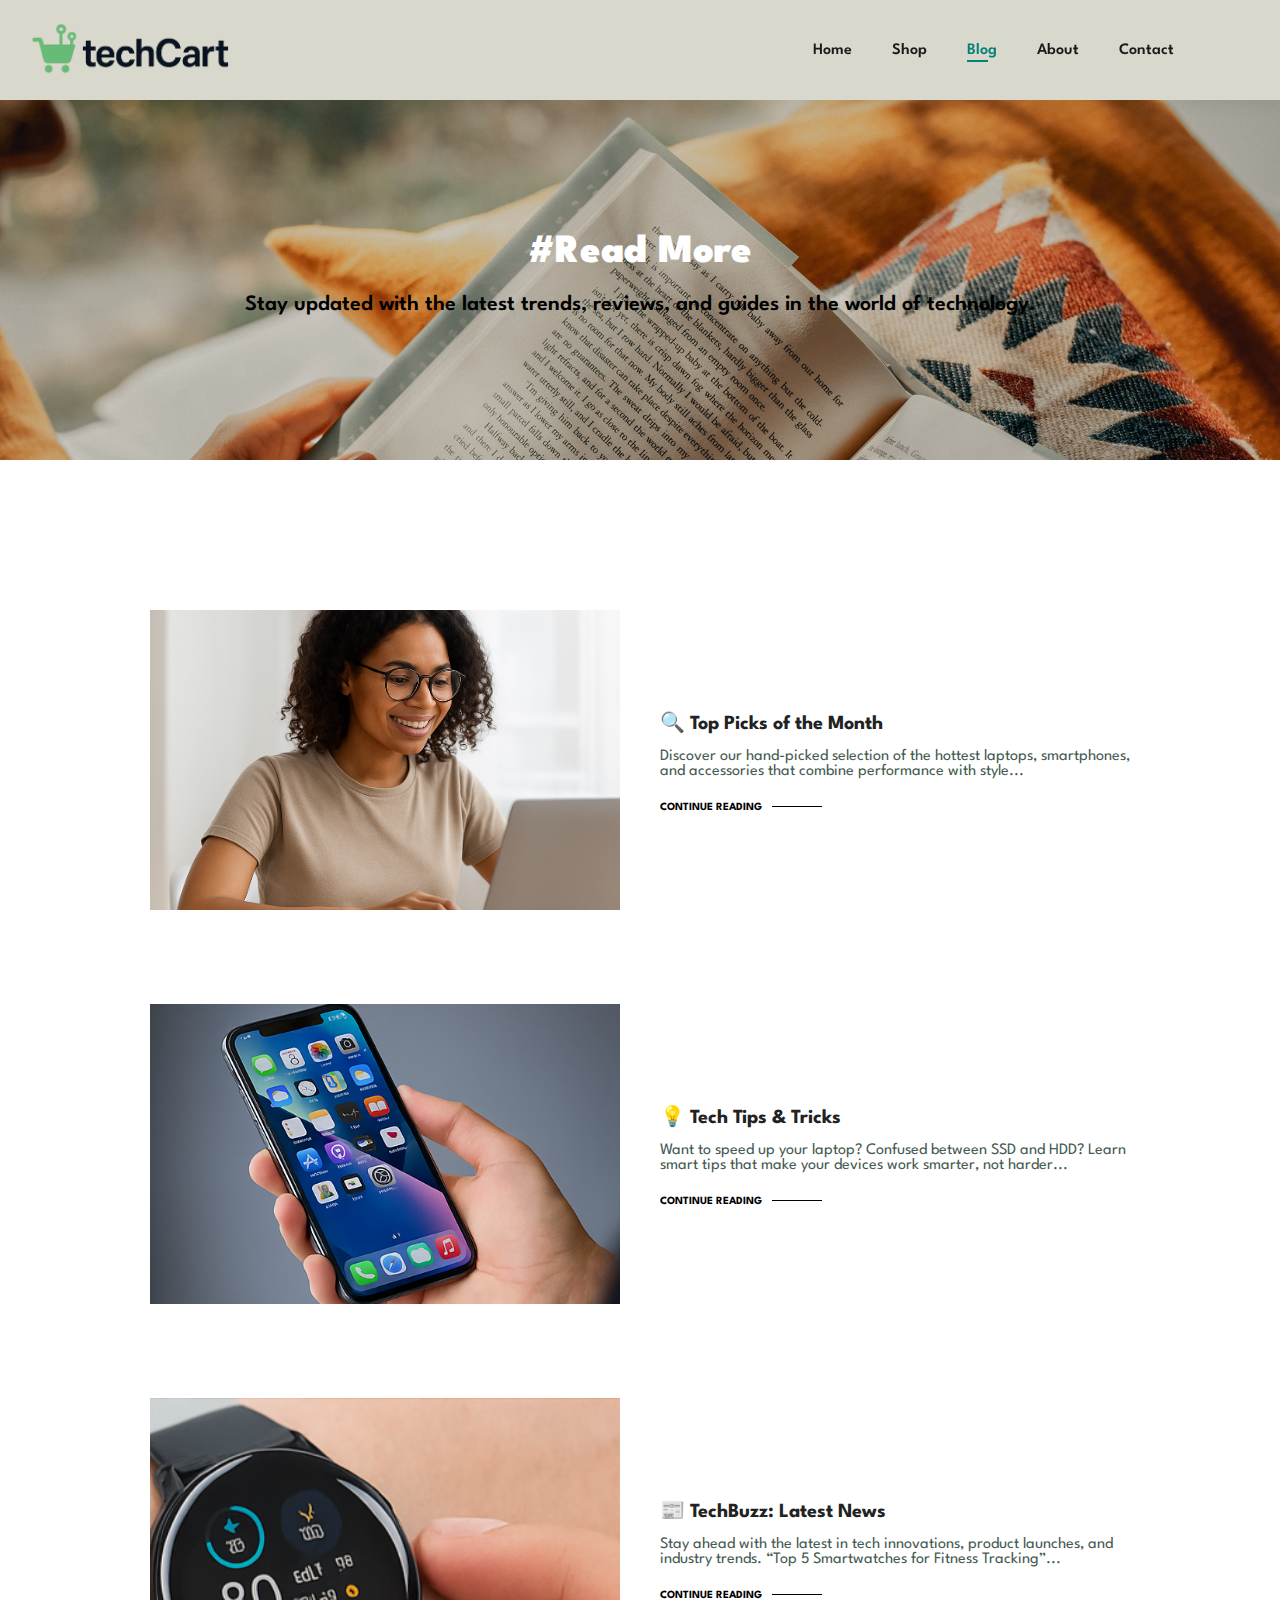
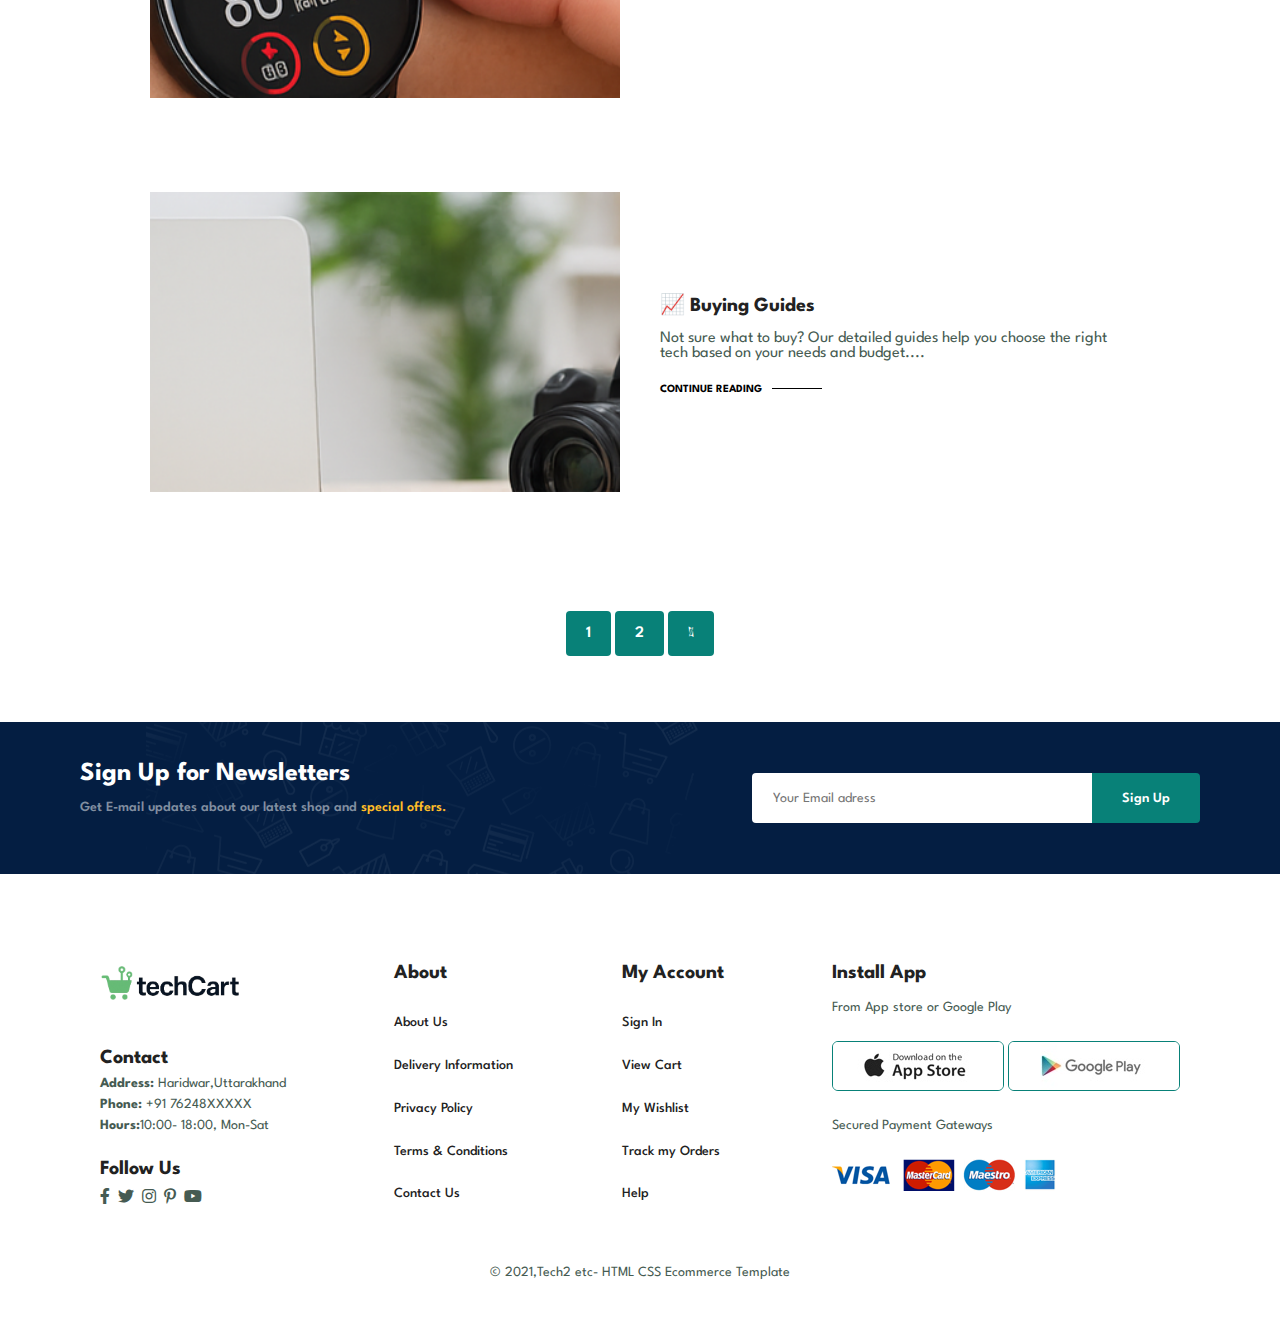
<file: blog.html>
<!DOCTYPE html>
<html lang="en">

<head>
    <!-- Character encoding set to UTF-8 -->
    <meta charset="UTF-8">

    <!-- Makes the website responsive on all screen sizes -->
    <meta name="viewport" content="width=device-width, initial-scale=1.0">
    <title>E-commerce website</title>

    <!-- Font Awesome CDN for icons like cart, user, etc. -->
    <link rel="stylesheet" href="https://pro.fontawesome.com/releases/v5.10.0/css/all.css">
    <link rel="stylesheet" href="style.css">
</head>

<body>
    <!-- Header section begins -->
    <section id="header">
        <!-- Logo (clickable link to home) -->
        <a href="#"><img src="image/TechCart.png" class="logo"></a>

        <!-- Navigation menu -->
        <div>
            <!-- Navigation items -->
            <ul id="navbar">
                <li><a href="index.html">Home</a></li>
                <li><a  href="shop.html">Shop</a></li>
                <li><a class="active" href="blog.html">Blog</a></li>
                <li><a href="about.html">About</a></li>
                <li><a href="contact.html">Contact</a></li>
                <li id="lg-bag"><a href="cart.html"><i class="far fa-shopping-bag"></i></a></li>
                <a href="#" id="close"><i class="far fa-times"></i></a>
            </ul>
        </div>
        <div id="mobile">
            <a href="cart.html"><i class="far fa-shopping-bag"></i></a>
            <i id="bar" class="fas fa-outdent"></i>
        </div>
    </section>

    <section id="page-header" class="blog-header">
        <h2 style="font-size: 40px;font-weight: 900;">#Read More</h2>
        <p style="color: black;font-weight: 600; font-size: 22px;">Stay updated with the latest trends, reviews, and guides in the world of technology.</p>
    </section>
    <section id="blog">
       <div class="blog-box">
        <div class="blog-img">
            <img src="image/blogimg/blogpimg1.png" alt="">
        </div>
        <div class="blog-details">
            <h4>🔍 Top Picks of the Month</h4>
            <p>Discover our hand-picked selection of the hottest laptops, smartphones, and accessories that combine performance with style...</p>
            <a href="#">CONTINUE READING</a>
        </div>
       </div>  
       <div class="blog-box">
        <div class="blog-img">
            <img src="image/blogimg/blogimg2.png" alt="">
        </div>
        <div class="blog-details">
            <h4>💡 Tech Tips & Tricks</h4>
            <p>Want to speed up your laptop? Confused between SSD and HDD? Learn smart tips that make your devices work smarter, not harder...</p>
            <a href="#">CONTINUE READING</a>
        </div>
       </div>  
       <div class="blog-box">
        <div class="blog-img">
            <img src="image/blogimg/blogimg3.png" alt="">
        </div>
        <div class="blog-details">
            <h4>📰 TechBuzz: Latest News</h4>
            <p>Stay ahead with the latest in tech innovations, product launches, and industry trends.
        “Top 5 Smartwatches for Fitness Tracking”...</p>
            <a href="#">CONTINUE READING</a>
        </div>
       </div>  
       <div class="blog-box">
        <div class="blog-img">
            <img src="image/blogimg/blogimg4.png" alt="">
        </div>
        <div class="blog-details">
            <h4>📈 Buying Guides</h4>
            <p>Not sure what to buy? Our detailed guides help you choose the right tech based on your needs and budget....</p>
            <a href="#">CONTINUE READING</a>
        </div>
       </div>  
    </section>
    
    <section id="pagination" class="section-p1">
        <a href="#">1</a>
        <a href="#">2</a>
        <a href="#"><i class="fal fa-long-arrow-alt-right"></i></a>
    </section>

    <section id="newsletter" class="section-p1 section-m1">
        <div class="newstext">
            <h4>Sign Up for Newsletters</h4>
            <p>Get E-mail updates about our latest shop and <span>special offers.</span></p>
        </div>
        <div class="form">
            <input type="text" placeholder="Your Email adress">
            <button class="normal">Sign Up</button>
        </div>
    </section>

    <footer class="section-p1">
        <div class="col">
            <img src="image/TechCart.png" class="logo logo2">
            <h4 style="margin-top:25px ;">Contact</h4>
            <p><strong>Address:</strong> Haridwar,Uttarakhand</p>
            <p><strong>Phone:</strong> +91 76248XXXXX</p>
            <p><strong>Hours:</strong>10:00- 18:00, Mon-Sat </p>
            <div class="follow">
                <h4>Follow Us</h4>
                <div class="icon">
                    <i class="fab fa-facebook-f"></i>
                    <i class="fab fa-twitter"></i>
                    <i class="fab fa-instagram"></i>
                    <i class="fab fa-pinterest-p"></i>
                    <i class="fab fa-youtube"></i>
                </div>
            </div>
        </div>
        <div class="col ">
            <h4>About</h4>
            <a href="#">About Us</a>
            <a href="#">Delivery Information</a>
            <a href="#">Privacy Policy</a>
            <a href="#">Terms & Conditions</a>
            <a href="#">Contact Us</a>
        </div>
        <div class="col">
            <h4>My Account</h4>
            <a href="#">Sign In</a>
            <a href="#">View Cart</a>
            <a href="#">My Wishlist</a>
            <a href="#">Track my Orders</a>
            <a href="#">Help</a>
        </div>

        <div class="col install">
            <h4>Install App</h4>
            <p>From App store or Google Play</p>
            <div class="row">
                <img src="image/pay/app.jpg" alt="">
                <img src="image/pay/play.jpg" alt="">
            </div>
            <p>Secured Payment Gateways</p>
            <img src="image/pay/pay.png" alt="">
        </div>
        <div class="copyright">
            <p>© 2021,Tech2 etc- HTML CSS Ecommerce Template</p>
        </div>
    </footer>

    <script src="script.js"></script>
</body>

</html>
</file>
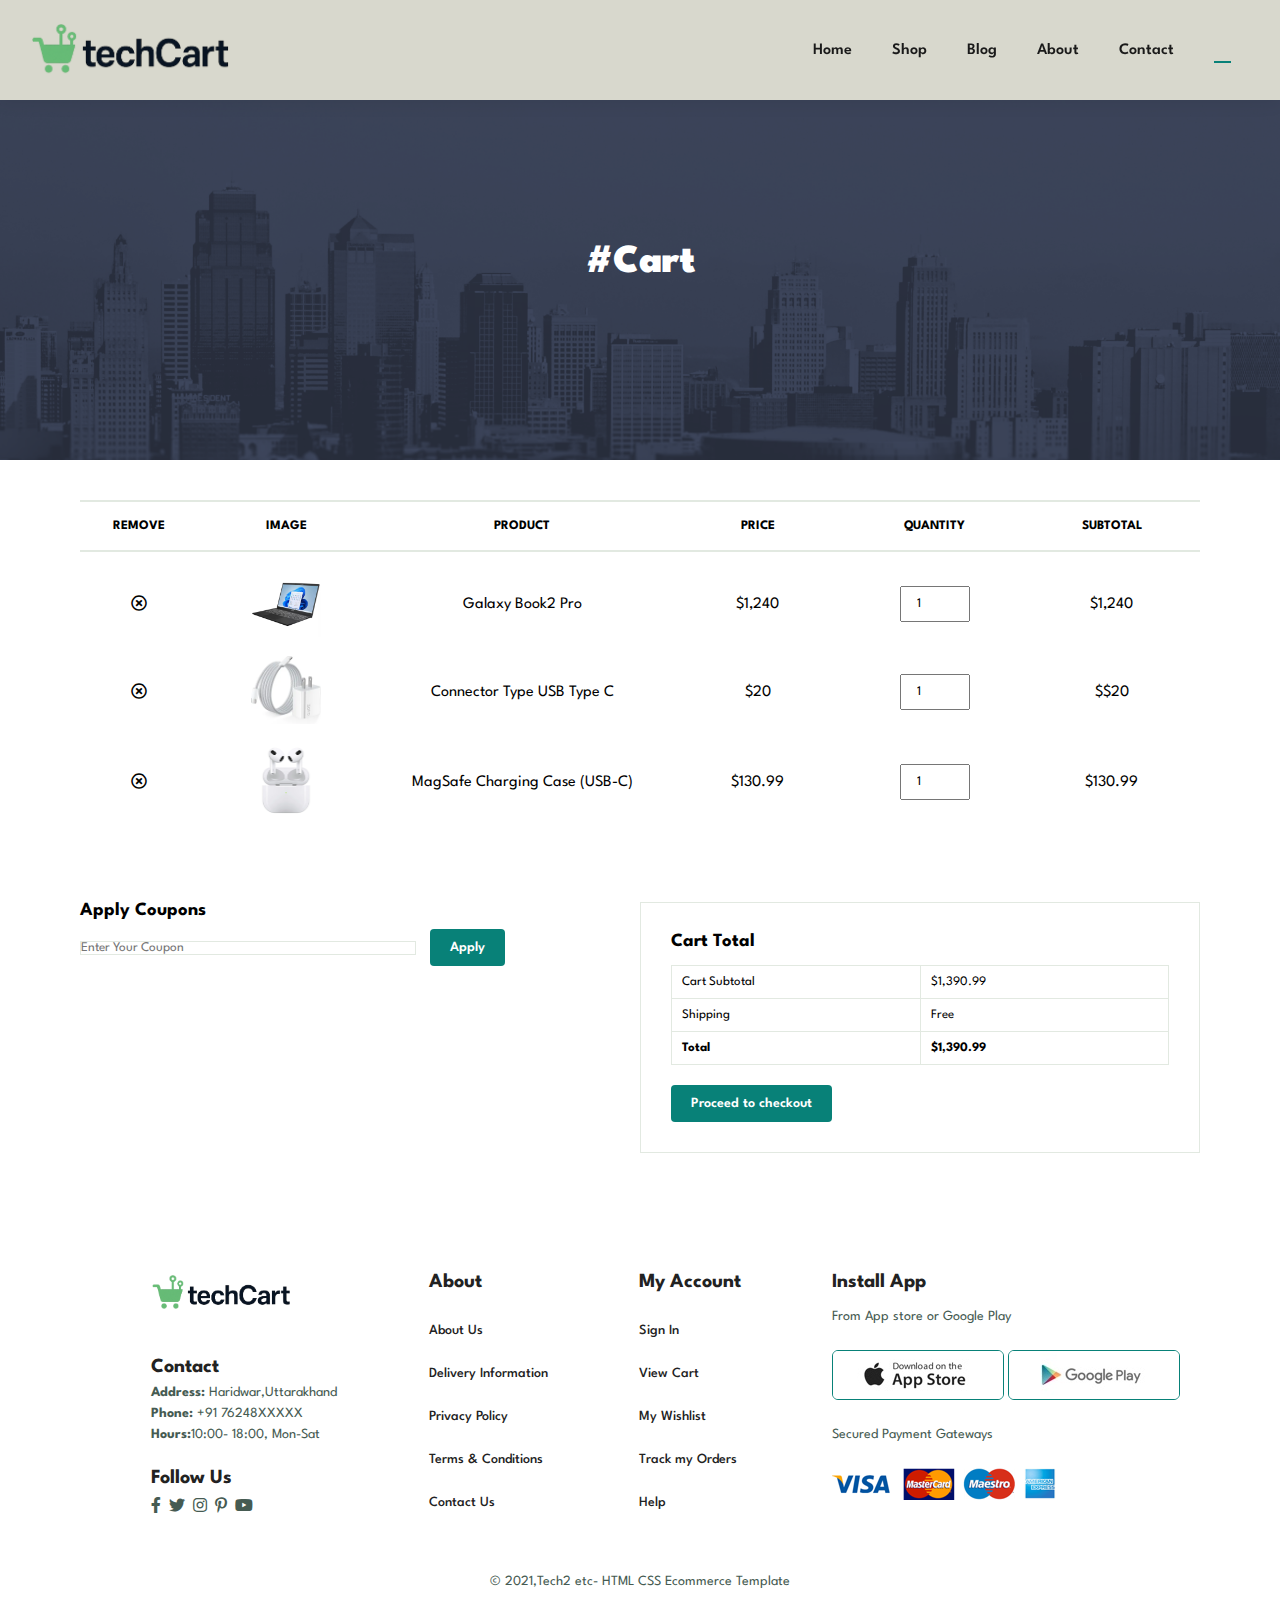
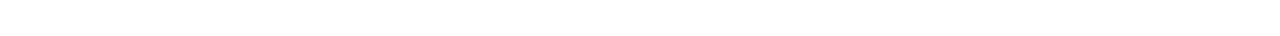
<file: cart.html>
<!DOCTYPE html>
<html lang="en">

<head>
    <!-- Character encoding set to UTF-8 -->
    <meta charset="UTF-8">

    <!-- Makes the website responsive on all screen sizes -->
    <meta name="viewport" content="width=device-width, initial-scale=1.0">
    <title>E-commerce website</title>

    <!-- Font Awesome CDN for icons like cart, user, etc. -->
    <link rel="stylesheet" href="https://pro.fontawesome.com/releases/v5.10.0/css/all.css">
    <link rel="stylesheet" href="style.css">
</head>

<body>
    <!-- Header section begins -->
    <section id="header">
        <!-- Logo (clickable link to home) -->
        <a href="#"><img src="image/TechCart.png" class="logo"></a>

        <!-- Navigation menu -->
        <div>
            <!-- Navigation items -->
            <ul id="navbar">
                <li><a href="index.html">Home</a></li>
                <li><a  href="shop.html">Shop</a></li>
                <li><a href="blog.html">Blog</a></li>
                <li><a href="about.html">About</a></li>
                <li><a  href="contact.html">Contact</a></li>
                <li  id="lg-bag"><a class="active" href="cart.html"><i class="far fa-shopping-bag"></i></a></li>
                <a href="#" id="close"><i class="far fa-times"></i></a>
            </ul>
        </div>
        <div id="mobile">
            <a href="cart.html"><i class="far fa-shopping-bag"></i></a>
            <i id="bar" class="fas fa-outdent"></i>
        </div>
    </section>

    <section id="page-header" class="about-header">
        <h2 style="font-size: 40px;font-weight: 900;">#Cart</h2>
        <p style="font-weight: 600; font-size: 22px;"></p>
    </section>
    <section id="cart" class="section-p1">
        <table width="100%">
            <thead>
                <tr>
                    <td>Remove</td>
                    <td>Image</td>
                    <td>Product</td>
                    <td>Price</td>
                    <td>Quantity</td>
                    <td>Subtotal</td>
                </tr>
            </thead>
            <tbody>
                <tr>
                    <td><i class="far fa-times-circle"></i><a href="#"></a></td>
                    <td><img src="image/products/laptop.jpg"alt=''></td>
                    <td>Galaxy Book2 Pro</td>
                    <td>$1,240</td>
                    <td><input type="number" value="1"></td>
                    <td>$1,240</td>
                </tr>
                <tr>
                    <td><i class="far fa-times-circle"></i><a href="#"></a></td>
                    <td><img src="image/products/charger.webp"alt=''></td>
                    <td>Connector Type USB Type C</td>
                    <td>$20</td>
                    <td><input type="number" value="1"></td>
                    <td>$$20</td>
                </tr>
                <tr>
                    <td><i class="far fa-times-circle"></i><a href="#"></a></td>
                    <td><img src="image/products/airpods.webp"alt=''></td>
                    <td>MagSafe Charging Case (USB-C)</td>
                    <td>$130.99</td>
                    <td><input type="number" value="1"></td>
                    <td>$130.99</td>
                </tr>
            </tbody>
        </table>
    </section>

    <section id="cart-add" class="section-p1">
        <div id="coupon">
            <h3>Apply Coupons</h3>
            <div>
                <input type="text" placeholder="Enter Your Coupon">
                <button class="normal">Apply</button>
            </div>
        </div>
        <div id="subtotal">
            <h3>Cart Total</h3>
            <table>
                <tr>
                    <td>Cart Subtotal</td>
                    <td>$1,390.99</td>
                </tr>
                <tr>
                    <td>Shipping</td>
                    <td>Free</td>
                </tr>
                <tr>
                    <td><strong>Total</strong></td>
                    <td><strong>$1,390.99</strong></td>
                </tr>
            </table>
            <button class="normal">Proceed to checkout</button>
        </div>
    </section>

    <footer class="section-p1">
        <p></p>
        <div class="col">
            <img src="image/TechCart.png" class="logo logo2">
            <h4 style="margin-top:25px ;">Contact</h4>
            <p><strong>Address:</strong> Haridwar,Uttarakhand</p>
            <p><strong>Phone:</strong> +91 76248XXXXX</p>
            <p><strong>Hours:</strong>10:00- 18:00, Mon-Sat </p>
            <div class="follow">
                <h4>Follow Us</h4>
                <div class="icon">
                    <i class="fab fa-facebook-f"></i>
                    <i class="fab fa-twitter"></i>
                    <i class="fab fa-instagram"></i>
                    <i class="fab fa-pinterest-p"></i>
                    <i class="fab fa-youtube"></i>
                </div>
            </div>
        </div>
        <div class="col ">
            <h4>About</h4>
            <a href="#">About Us</a>
            <a href="#">Delivery Information</a>
            <a href="#">Privacy Policy</a>
            <a href="#">Terms & Conditions</a>
            <a href="#">Contact Us</a>
        </div>
        <div class="col">
            <h4>My Account</h4>
            <a href="#">Sign In</a>
            <a href="#">View Cart</a>
            <a href="#">My Wishlist</a>
            <a href="#">Track my Orders</a>
            <a href="#">Help</a>
        </div>

        <div class="col install">
            <h4>Install App</h4>
            <p>From App store or Google Play</p>
            <div class="row">
                <img src="image/pay/app.jpg" alt="">
                <img src="image/pay/play.jpg" alt="">
            </div>
            <p>Secured Payment Gateways</p>
            <img src="image/pay/pay.png" alt="">
        </div>
        <div class="copyright">
            <p>© 2021,Tech2 etc- HTML CSS Ecommerce Template</p>
        </div>
    </footer>

    <script src="script.js"></script>
</body>

</html>
</file>
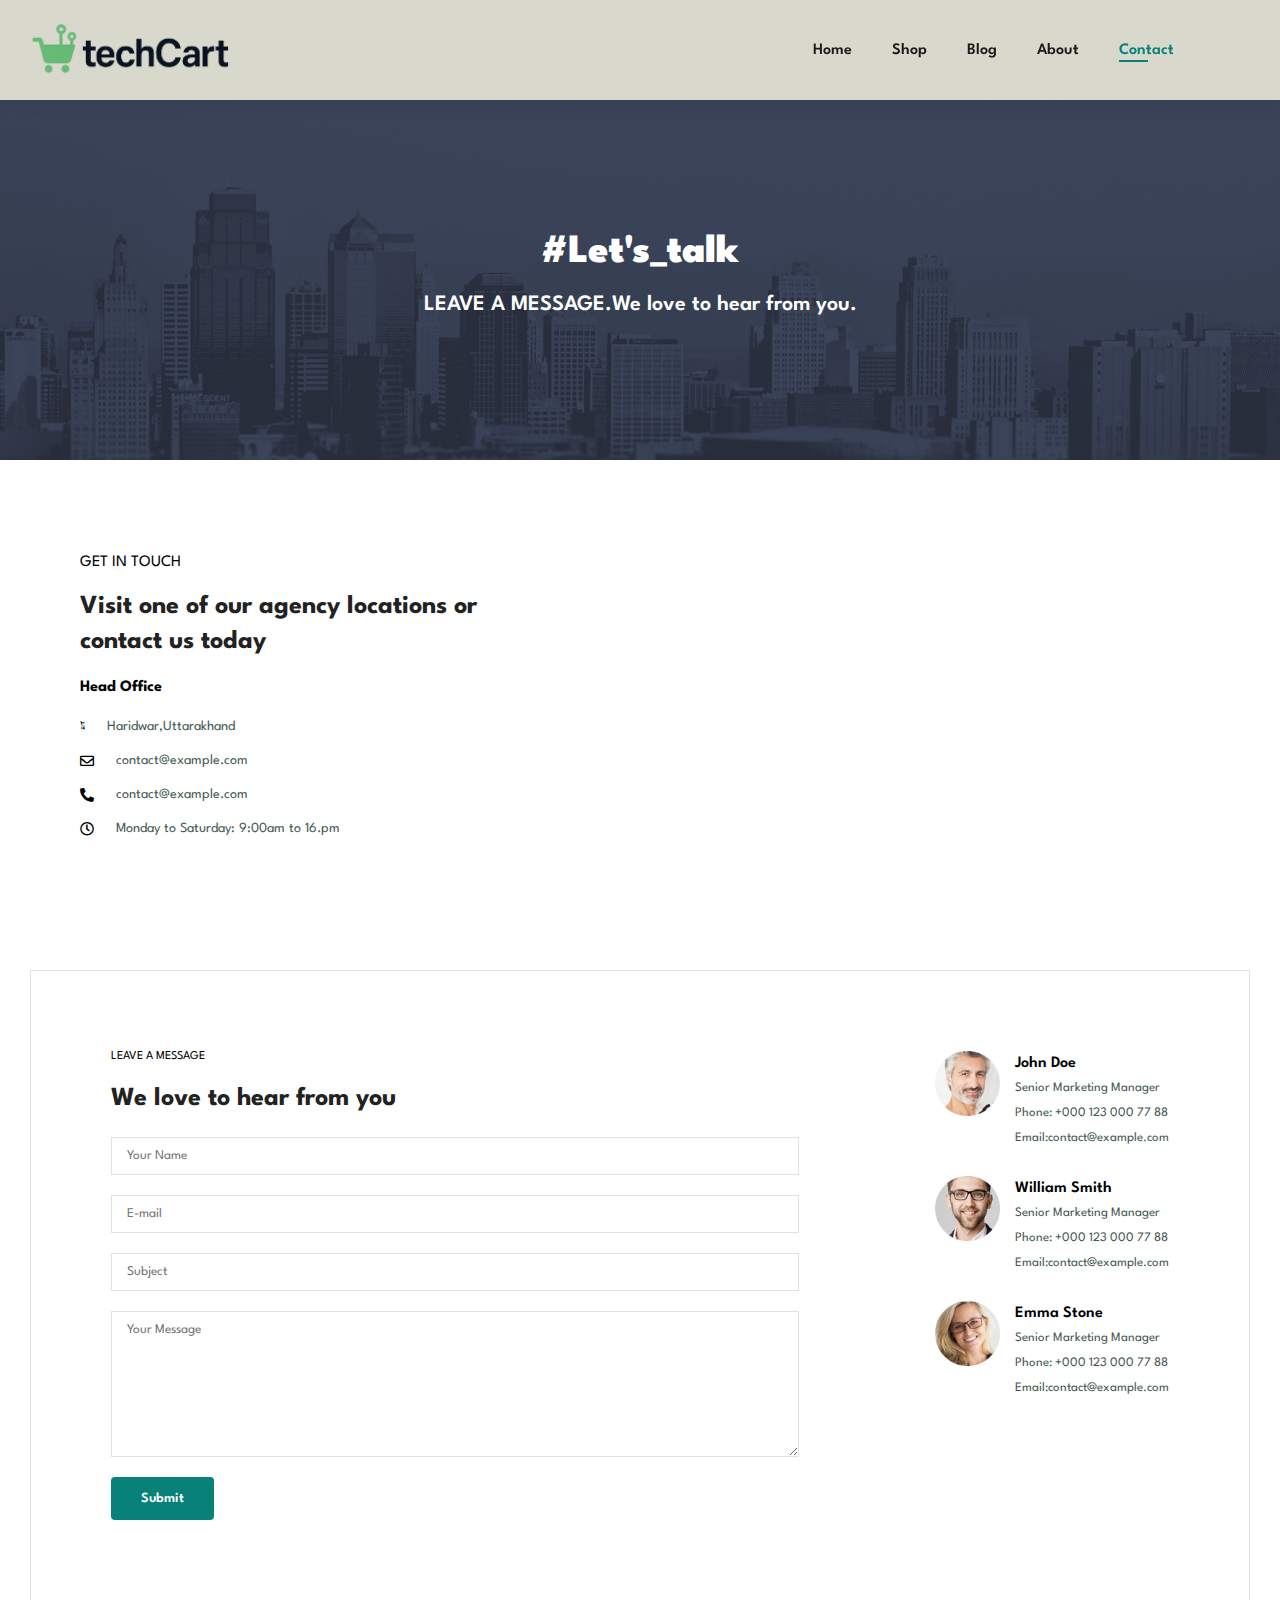
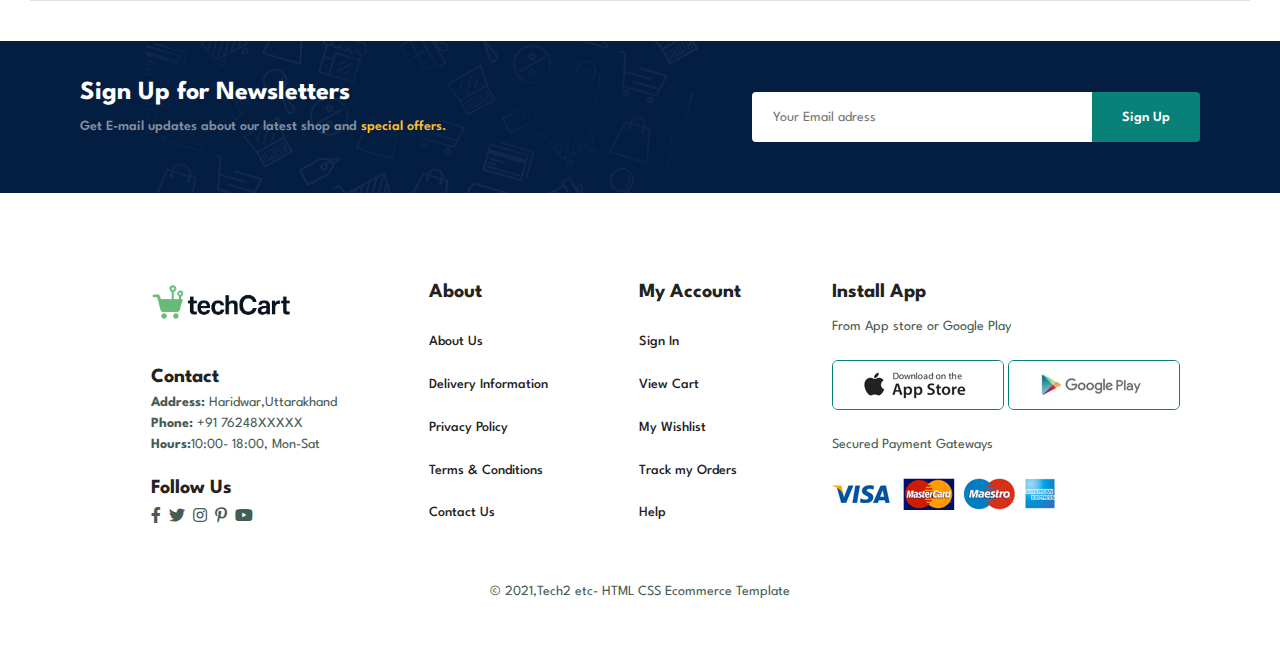
<file: contact.html>
<!DOCTYPE html>
<html lang="en">

<head>
    <!-- Character encoding set to UTF-8 -->
    <meta charset="UTF-8">

    <!-- Makes the website responsive on all screen sizes -->
    <meta name="viewport" content="width=device-width, initial-scale=1.0">
    <title>E-commerce website</title>

    <!-- Font Awesome CDN for icons like cart, user, etc. -->
    <link rel="stylesheet" href="https://pro.fontawesome.com/releases/v5.10.0/css/all.css">
    <link rel="stylesheet" href="style.css">
</head>

<body>
    <!-- Header section begins -->
    <section id="header">
        <!-- Logo (clickable link to home) -->
        <a href="#"><img src="image/TechCart.png" class="logo"></a>

        <!-- Navigation menu -->
        <div>
            <!-- Navigation items -->
            <ul id="navbar">
                <li><a href="index.html">Home</a></li>
                <li><a  href="shop.html">Shop</a></li>
                <li><a href="blog.html">Blog</a></li>
                <li><a href="about.html">About</a></li>
                <li><a class="active" href="contact.html">Contact</a></li>
                <li id="lg-bag"><a href="cart.html"><i class="far fa-shopping-bag"></i></a></li>
                <a href="#" id="close"><i class="far fa-times"></i></a>
            </ul>
        </div>
        <div id="mobile">
            <a href="cart.html"><i class="far fa-shopping-bag"></i></a>
            <i id="bar" class="fas fa-outdent"></i>
        </div>
    </section>

    <section id="page-header" class="about-header">
        <h2 style="font-size: 40px;font-weight: 900;">#Let's_talk</h2>
        <p style="font-weight: 600; font-size: 22px;">LEAVE A MESSAGE.We love to hear from you.</p>
    </section>

    <section id="contact-details" class="section-p1">
        <div class="details">
            <span>GET IN TOUCH</span>
            <h2>Visit one of our agency locations or contact us today</h2>
            <h3>Head Office</h3>
            <div>
                <li>
                    <i class="fal fa-map"></i>
                    <p>Haridwar,Uttarakhand</p>
                </li>
                <li>
                    <i class="far fa-envelope"></i>
                    <p>contact@example.com</p>
                </li>
                <li>
                    <i class="fas fa-phone-alt"></i>
                    <p>contact@example.com</p>
                </li>
                <li>
                    <i class="far fa-clock"></i>
                    <p>Monday to Saturday: 9:00am to 16.pm</p>
                </li>
            </div>
        </div>
        <div class="map">
             <iframe src="https://www.google.com/maps/embed?pb=!1m18!1m12!1m3!1d110621.66996657367!2d78.03352375807125!3d29.952772958456354!2m3!1f0!2f0!3f0!3m2!1i1024!2i768!4f13.1!3m3!1m2!1s0x3909470eb8ee57c9%3A0x4e449176a640f5f3!2sHaridwar%2C%20Uttarakhand!5e0!3m2!1sen!2sin!4v1749825888420!5m2!1sen!2sin" width="600" height="450" style="border:0;" allowfullscreen="" loading="lazy" referrerpolicy="no-referrer-when-downgrade"></iframe>
        </div>
    </section>

    <section id="form-details">
        <form action="">
            <span>LEAVE A MESSAGE</span>
            <h2>We love to hear from you</h2>
            <input type="text" placeholder="Your Name">
            <input type="text" placeholder="E-mail">
            <input type="text" placeholder="Subject">
            <textarea name="" id="" cols="30" rows="10" placeholder="Your Message"></textarea>
            <button class="normal">Submit</button>
        </form>
        <div class="people">
           <div>
            <img src="image/people/p1.png" alt="">
            <p><span>John Doe</span> Senior Marketing Manager <br> Phone: +000 123 000 77 88 <br>Email:contact@example.com</p>
           </div>
           <div>
            <img src="image/people/p2.png" alt="">
            <p><span>William Smith</span> Senior Marketing Manager <br> Phone: +000 123 000 77 88 <br>Email:contact@example.com</p>
           </div>
           <div>
            <img src="image/people/p3.png" alt="">
            <p><span>Emma Stone</span> Senior Marketing Manager <br> Phone: +000 123 000 77 88 <br>Email:contact@example.com</p>
           </div>
        </div>
    </section>

    <section id="newsletter"  class="section-p1 section-m1">
        <div class="newstext">
           <h4>Sign Up for Newsletters</h4>
           <p>Get E-mail updates about our latest shop and <span>special offers.</span></p>
        </div>
        <div class="form">
            <input type="text" placeholder="Your Email adress">
            <button class="normal">Sign Up</button>
        </div>
    </section>

    <footer class="section-p1">
        <p></p>
        <div class="col">
            <img src="image/TechCart.png" class="logo logo2">
            <h4 style="margin-top:25px ;">Contact</h4>
            <p><strong>Address:</strong> Haridwar,Uttarakhand</p>
            <p><strong>Phone:</strong> +91 76248XXXXX</p>
            <p><strong>Hours:</strong>10:00- 18:00, Mon-Sat </p>
            <div class="follow">
                <h4>Follow Us</h4>
                <div class="icon">
                    <i class="fab fa-facebook-f"></i>
                    <i class="fab fa-twitter"></i>
                    <i class="fab fa-instagram"></i>
                    <i class="fab fa-pinterest-p"></i>
                    <i class="fab fa-youtube"></i>
                </div>
            </div>
        </div>
        <div class="col ">
            <h4>About</h4>
            <a href="#">About Us</a>
            <a href="#">Delivery Information</a>
            <a href="#">Privacy Policy</a>
            <a href="#">Terms & Conditions</a>
            <a href="#">Contact Us</a>
        </div>
        <div class="col">
            <h4>My Account</h4>
            <a href="#">Sign In</a>
            <a href="#">View Cart</a>
            <a href="#">My Wishlist</a>
            <a href="#">Track my Orders</a>
            <a href="#">Help</a>
        </div>

        <div class="col install">
            <h4>Install App</h4>
            <p>From App store or Google Play</p>
            <div class="row">
                <img src="image/pay/app.jpg" alt="">
                <img src="image/pay/play.jpg" alt="">
            </div>
            <p>Secured Payment Gateways</p>
            <img src="image/pay/pay.png" alt="">
        </div>
        <div class="copyright">
            <p>© 2021,Tech2 etc- HTML CSS Ecommerce Template</p>
        </div>
    </footer>

    <script src="script.js"></script>
</body>

</html>
</file>
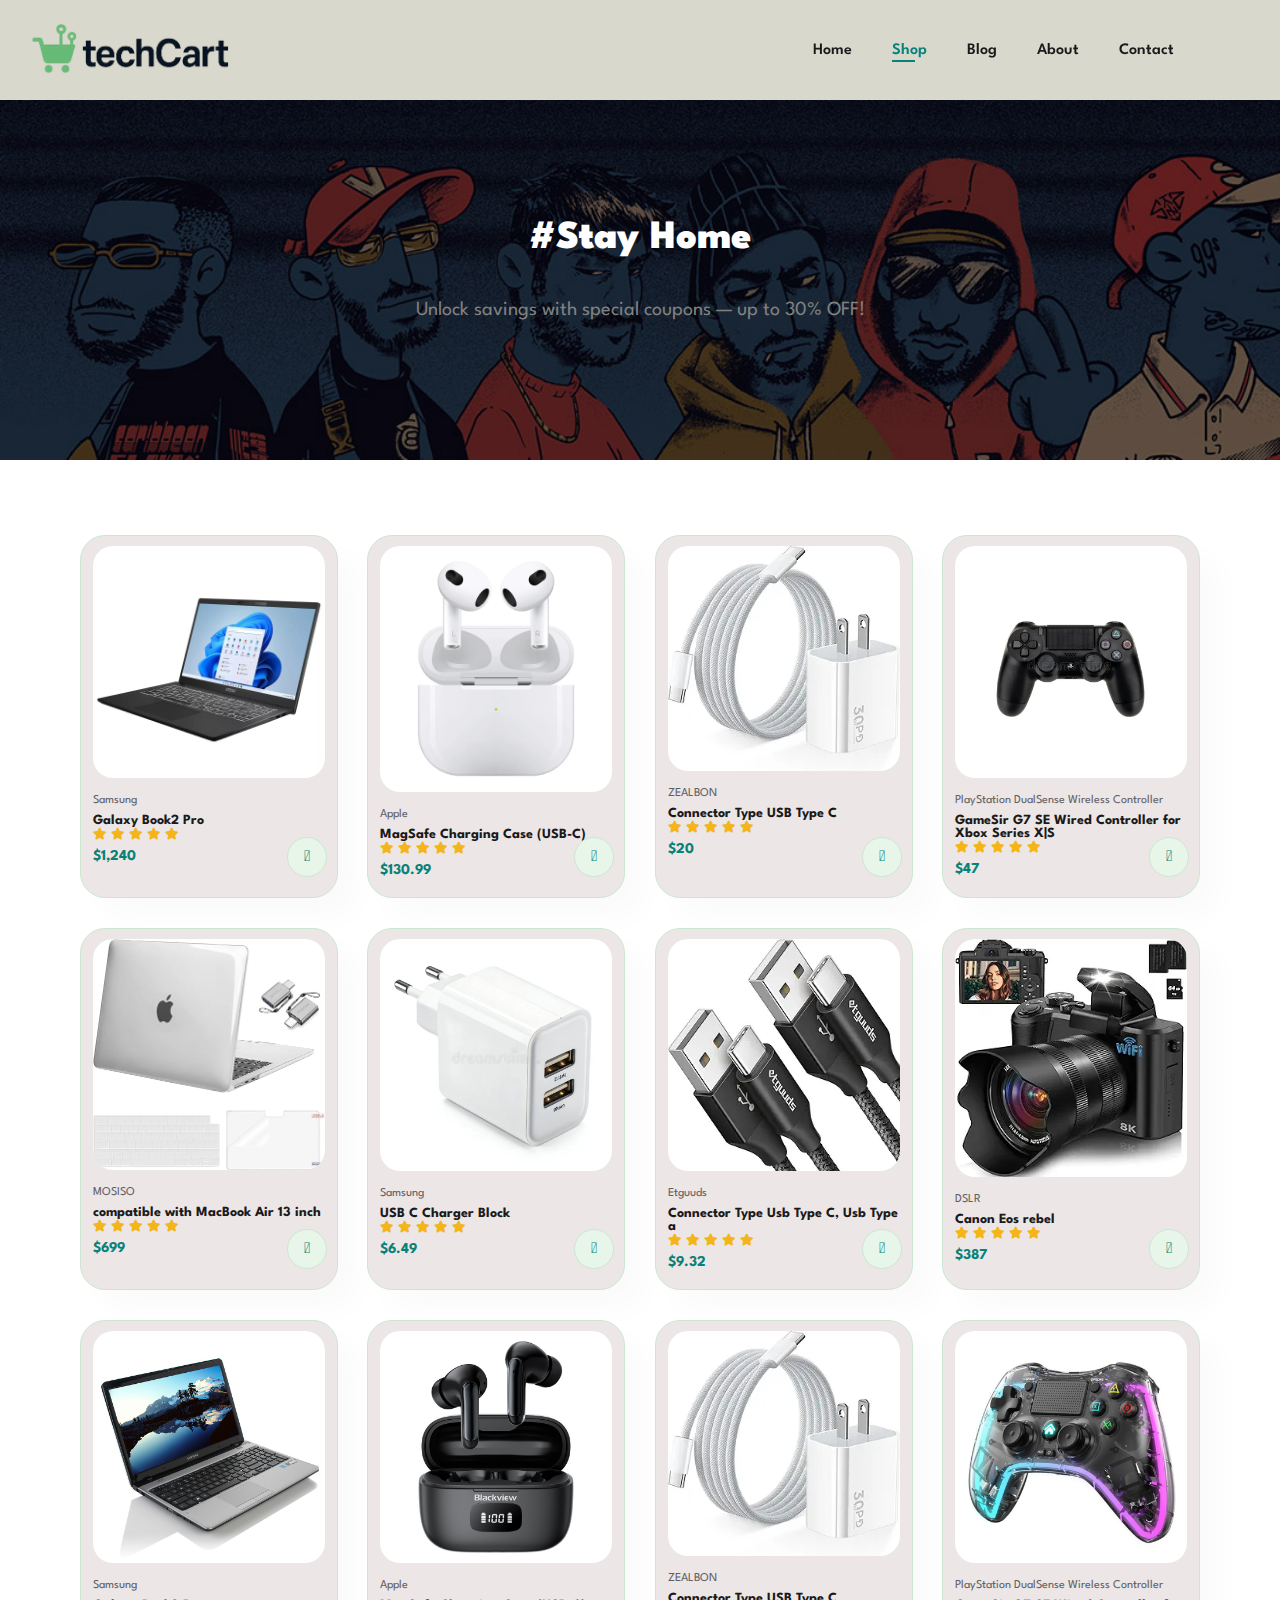
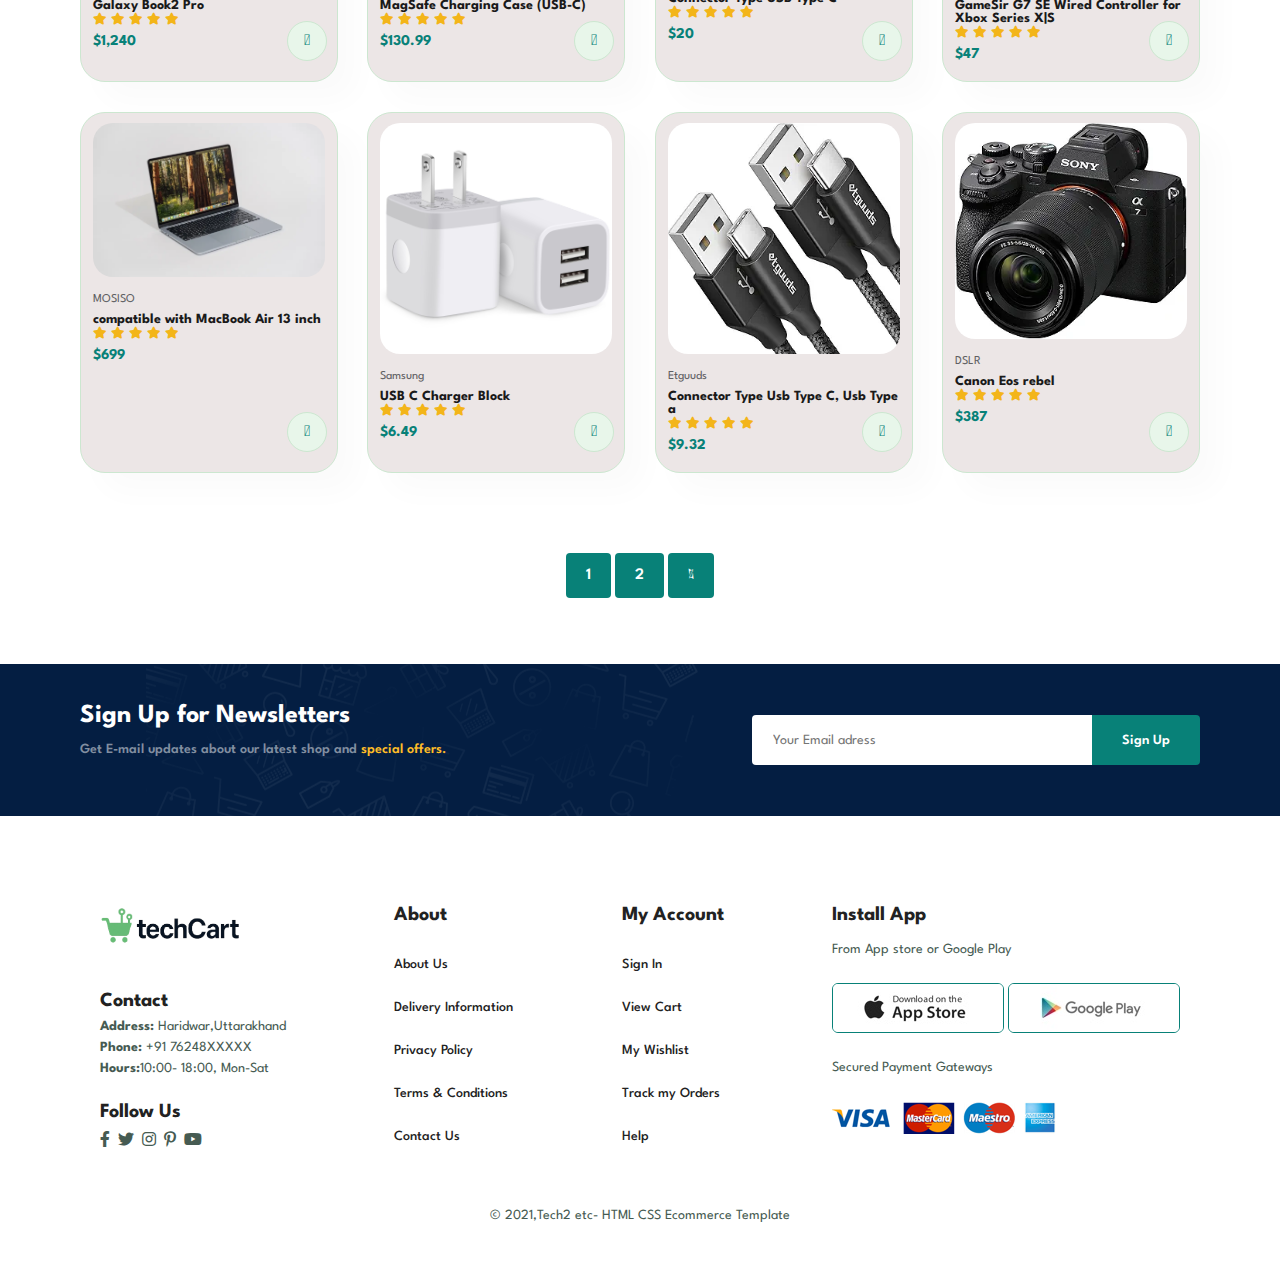
<file: shop.html>
<!DOCTYPE html>
<html lang="en">

<head>
    <!-- Character encoding set to UTF-8 -->
    <meta charset="UTF-8">

    <!-- Makes the website responsive on all screen sizes -->
    <meta name="viewport" content="width=device-width, initial-scale=1.0">
    <title>E-commerce website</title>

    <!-- Font Awesome CDN for icons like cart, user, etc. -->
    <link rel="stylesheet" href="https://pro.fontawesome.com/releases/v5.10.0/css/all.css">
    <link rel="stylesheet" href="style.css">
</head>

<body>
    <!-- Header section begins -->
    <section id="header">
        <!-- Logo (clickable link to home) -->
        <a href="#"><img src="image/TechCart.png" class="logo"></a>

        <!-- Navigation menu -->
        <div>
            <!-- Navigation items -->
            <ul id="navbar">
                <li><a href="index.html">Home</a></li>
                <li><a class="active" href="shop.html">Shop</a></li>
                <li><a href="blog.html">Blog</a></li>
                <li><a href="about.html">About</a></li>
                <li><a href="contact.html">Contact</a></li>
                <li id="lg-bag"><a href="cart.html"><i class="far fa-shopping-bag"></i></a></li>
                <a href="#" id="close"><i class="far fa-times"></i></a>
            </ul>
        </div>
        <div id="mobile">
            <a href="cart.html"><i class="far fa-shopping-bag"></i></a>
            <i id="bar" class="fas fa-outdent"></i>
        </div>
    </section>

    <section id="page-header">
        <h2 style="font-size: 40px;font-weight: 900;">#Stay Home</h2>
        <p style="color: gray;padding-top: 20px;font-size: 20px;padding-bottom: 10px;">Unlock savings with special
            coupons — up to 30% OFF!</p>
    </section>


    <section id="product1" class="section-p1">

        <div class="pro-container">
            <div class="pro" onclick="window.location.href='sproduct.html'">
                <img src="image/products/laptop.jpg">
                <div class="des">
                    <span>Samsung</span>
                    <h5>Galaxy Book2 Pro</h5>
                    <div class="star">
                        <i class="fas fa-star"></i>
                        <i class="fas fa-star"></i>
                        <i class="fas fa-star"></i>
                        <i class="fas fa-star"></i>
                        <i class="fas fa-star"></i>
                    </div>
                    <h4>$1,240</h4>
                </div>
                <a href="#"><i class="fal fa-shopping-cart cart"></i></a>
            </div>
            <div class="pro">
                <img src="image/products/airpods.webp">
                <div class="des">
                    <span>Apple</span>
                    <h5>MagSafe Charging Case (USB-C)</h5>
                    <div class="star">
                        <i class="fas fa-star"></i>
                        <i class="fas fa-star"></i>
                        <i class="fas fa-star"></i>
                        <i class="fas fa-star"></i>
                        <i class="fas fa-star"></i>
                    </div>
                    <h4>$130.99</h4>
                </div>
                <a href="#"><i class="fal fa-shopping-cart cart"></i></a>
            </div>
            <div class="pro">
                <img src="image/products/charger.webp">
                <div class="des">
                    <span>ZEALBON</span>
                    <h5>Connector Type USB Type C</h5>
                    <div class="star">
                        <i class="fas fa-star"></i>
                        <i class="fas fa-star"></i>
                        <i class="fas fa-star"></i>
                        <i class="fas fa-star"></i>
                        <i class="fas fa-star"></i>
                    </div>
                    <h4>$20</h4>
                </div>
                <a href="#"><i class="fal fa-shopping-cart cart"></i></a>
            </div>
            <div class="pro">
                <img src="image/products/gamingcontroller.webp">
                <div class="des">
                    <span>PlayStation DualSense Wireless Controller </span>
                    <h5>GameSir G7 SE Wired Controller for Xbox Series X|S</h5>
                    <div class="star">
                        <i class="fas fa-star"></i>
                        <i class="fas fa-star"></i>
                        <i class="fas fa-star"></i>
                        <i class="fas fa-star"></i>
                        <i class="fas fa-star"></i>
                    </div>
                    <h4>$47</h4>
                </div>
                <a href="#"><i class="fal fa-shopping-cart cart"></i></a>
            </div>
            <div class="pro">
                <img src="image/products/macbook.jpg">
                <div class="des">
                    <span>MOSISO</span>
                    <h5>compatible with MacBook Air 13 inch</h5>
                    <div class="star">
                        <i class="fas fa-star"></i>
                        <i class="fas fa-star"></i>
                        <i class="fas fa-star"></i>
                        <i class="fas fa-star"></i>
                        <i class="fas fa-star"></i>
                    </div>
                    <h4>$699</h4>
                </div>
                <a href="#"><i class="fal fa-shopping-cart cart"></i></a>
            </div>
            <div class="pro">
                <img src="image/products/chargerhandler.webp">
                <div class="des">
                    <span>Samsung</span>
                    <h5>USB C Charger Block</h5>
                    <div class="star">
                        <i class="fas fa-star"></i>
                        <i class="fas fa-star"></i>
                        <i class="fas fa-star"></i>
                        <i class="fas fa-star"></i>
                        <i class="fas fa-star"></i>
                    </div>
                    <h4>$6.49</h4>
                </div>
                <a href="#"><i class="fal fa-shopping-cart cart"></i></a>
            </div>
            <div class="pro">
                <img src="image/products/chargingcabel.webp">
                <div class="des">
                    <span>Etguuds</span>
                    <h5>Connector Type Usb Type C, Usb Type a</h5>
                    <div class="star">
                        <i class="fas fa-star"></i>
                        <i class="fas fa-star"></i>
                        <i class="fas fa-star"></i>
                        <i class="fas fa-star"></i>
                        <i class="fas fa-star"></i>
                    </div>
                    <h4>$9.32</h4>
                </div>
                <a href="#"><i class="fal fa-shopping-cart cart"></i></a>
            </div>
            <div class="pro">
                <img src="image/products/Camera.webp">
                <div class="des">
                    <span>DSLR</span>
                    <h5>Canon Eos rebel</h5>
                    <div class="star">
                        <i class="fas fa-star"></i>
                        <i class="fas fa-star"></i>
                        <i class="fas fa-star"></i>
                        <i class="fas fa-star"></i>
                        <i class="fas fa-star"></i>
                    </div>
                    <h4>$387</h4>
                </div>
                <a href="#"><i class="fal fa-shopping-cart cart"></i></a>
            </div>

            <div class="pro">
                <img src="image/products/laptop2.jpg">
                <div class="des">
                    <span>Samsung</span>
                    <h5>Galaxy Book2 Pro</h5>
                    <div class="star">
                        <i class="fas fa-star"></i>
                        <i class="fas fa-star"></i>
                        <i class="fas fa-star"></i>
                        <i class="fas fa-star"></i>
                        <i class="fas fa-star"></i>
                    </div>
                    <h4>$1,240</h4>
                </div>
                <a href="#"><i class="fal fa-shopping-cart cart"></i></a>
            </div>
            <div class="pro">
                <img src="image/products/airpods2.webp">
                <div class="des">
                    <span>Apple</span>
                    <h5>MagSafe Charging Case (USB-C)</h5>
                    <div class="star">
                        <i class="fas fa-star"></i>
                        <i class="fas fa-star"></i>
                        <i class="fas fa-star"></i>
                        <i class="fas fa-star"></i>
                        <i class="fas fa-star"></i>
                    </div>
                    <h4>$130.99</h4>
                </div>
                <a href="#"><i class="fal fa-shopping-cart cart"></i></a>
            </div>
            <div class="pro">
                <img src="image/products/charger.webp">
                <div class="des">
                    <span>ZEALBON</span>
                    <h5>Connector Type USB Type C</h5>
                    <div class="star">
                        <i class="fas fa-star"></i>
                        <i class="fas fa-star"></i>
                        <i class="fas fa-star"></i>
                        <i class="fas fa-star"></i>
                        <i class="fas fa-star"></i>
                    </div>
                    <h4>$20</h4>
                </div>
                <a href="#"><i class="fal fa-shopping-cart cart"></i></a>
            </div>
            <div class="pro">
                <img src="image/products/gamingcontroller2.webp">
                <div class="des">
                    <span>PlayStation DualSense Wireless Controller </span>
                    <h5>GameSir G7 SE Wired Controller for Xbox Series X|S</h5>
                    <div class="star">
                        <i class="fas fa-star"></i>
                        <i class="fas fa-star"></i>
                        <i class="fas fa-star"></i>
                        <i class="fas fa-star"></i>
                        <i class="fas fa-star"></i>
                    </div>
                    <h4>$47</h4>
                </div>
                <a href="#"><i class="fal fa-shopping-cart cart"></i></a>
            </div>
            <div class="pro">
                <img src="image/products/macbook2.jpg">
                <div class="des">
                    <span>MOSISO</span>
                    <h5>compatible with MacBook Air 13 inch</h5>
                    <div class="star">
                        <i class="fas fa-star"></i>
                        <i class="fas fa-star"></i>
                        <i class="fas fa-star"></i>
                        <i class="fas fa-star"></i>
                        <i class="fas fa-star"></i>
                    </div>
                    <h4>$699</h4>
                </div>
                <a href="#"><i class="fal fa-shopping-cart cart"></i></a>
            </div>
            <div class="pro">
                <img src="image/products/chargerhandler2.webp">
                <div class="des">
                    <span>Samsung</span>
                    <h5>USB C Charger Block</h5>
                    <div class="star">
                        <i class="fas fa-star"></i>
                        <i class="fas fa-star"></i>
                        <i class="fas fa-star"></i>
                        <i class="fas fa-star"></i>
                        <i class="fas fa-star"></i>
                    </div>
                    <h4>$6.49</h4>
                </div>
                <a href="#"><i class="fal fa-shopping-cart cart"></i></a>
            </div>
            <div class="pro">
                <img src="image/products/chargingcabel.webp">
                <div class="des">
                    <span>Etguuds</span>
                    <h5>Connector Type Usb Type C, Usb Type a</h5>
                    <div class="star">
                        <i class="fas fa-star"></i>
                        <i class="fas fa-star"></i>
                        <i class="fas fa-star"></i>
                        <i class="fas fa-star"></i>
                        <i class="fas fa-star"></i>
                    </div>
                    <h4>$9.32</h4>
                </div>
                <a href="#"><i class="fal fa-shopping-cart cart"></i></a>
            </div>
            <div class="pro">
                <img src="image/products/Camera2.webp">
                <div class="des">
                    <span>DSLR</span>
                    <h5>Canon Eos rebel</h5>
                    <div class="star">
                        <i class="fas fa-star"></i>
                        <i class="fas fa-star"></i>
                        <i class="fas fa-star"></i>
                        <i class="fas fa-star"></i>
                        <i class="fas fa-star"></i>
                    </div>
                    <h4>$387</h4>
                </div>
                <a href="#"><i class="fal fa-shopping-cart cart"></i></a>
            </div>
        </div>
        </div>
    </section>

    <section id="pagination" class="section-p1">
        <a href="#">1</a>
        <a href="#">2</a>
        <a href="#"><i class="fal fa-long-arrow-alt-right"></i></a>
    </section>

    <section id="newsletter" class="section-p1 section-m1">
        <div class="newstext">
            <h4>Sign Up for Newsletters</h4>
            <p>Get E-mail updates about our latest shop and <span>special offers.</span></p>
        </div>
        <div class="form">
            <input type="text" placeholder="Your Email adress">
            <button class="normal">Sign Up</button>
        </div>
    </section>

    <footer class="section-p1">
        <div class="col">
            <img src="image/TechCart.png" class="logo logo2">
            <h4 style="margin-top:25px ;">Contact</h4>
            <p><strong>Address:</strong> Haridwar,Uttarakhand</p>
            <p><strong>Phone:</strong> +91 76248XXXXX</p>
            <p><strong>Hours:</strong>10:00- 18:00, Mon-Sat </p>
            <div class="follow">
                <h4>Follow Us</h4>
                <div class="icon">
                    <i class="fab fa-facebook-f"></i>
                    <i class="fab fa-twitter"></i>
                    <i class="fab fa-instagram"></i>
                    <i class="fab fa-pinterest-p"></i>
                    <i class="fab fa-youtube"></i>
                </div>
            </div>
        </div>
        <div class="col ">
            <h4>About</h4>
            <a href="#">About Us</a>
            <a href="#">Delivery Information</a>
            <a href="#">Privacy Policy</a>
            <a href="#">Terms & Conditions</a>
            <a href="#">Contact Us</a>
        </div>
        <div class="col">
            <h4>My Account</h4>
            <a href="#">Sign In</a>
            <a href="#">View Cart</a>
            <a href="#">My Wishlist</a>
            <a href="#">Track my Orders</a>
            <a href="#">Help</a>
        </div>

        <div class="col install">
            <h4>Install App</h4>
            <p>From App store or Google Play</p>
            <div class="row">
                <img src="image/pay/app.jpg" alt="">
                <img src="image/pay/play.jpg" alt="">
            </div>
            <p>Secured Payment Gateways</p>
            <img src="image/pay/pay.png" alt="">
        </div>
        <div class="copyright">
            <p>© 2021,Tech2 etc- HTML CSS Ecommerce Template</p>
        </div>
    </footer>

    <script src="script.js"></script>
</body>

</html>
</file>
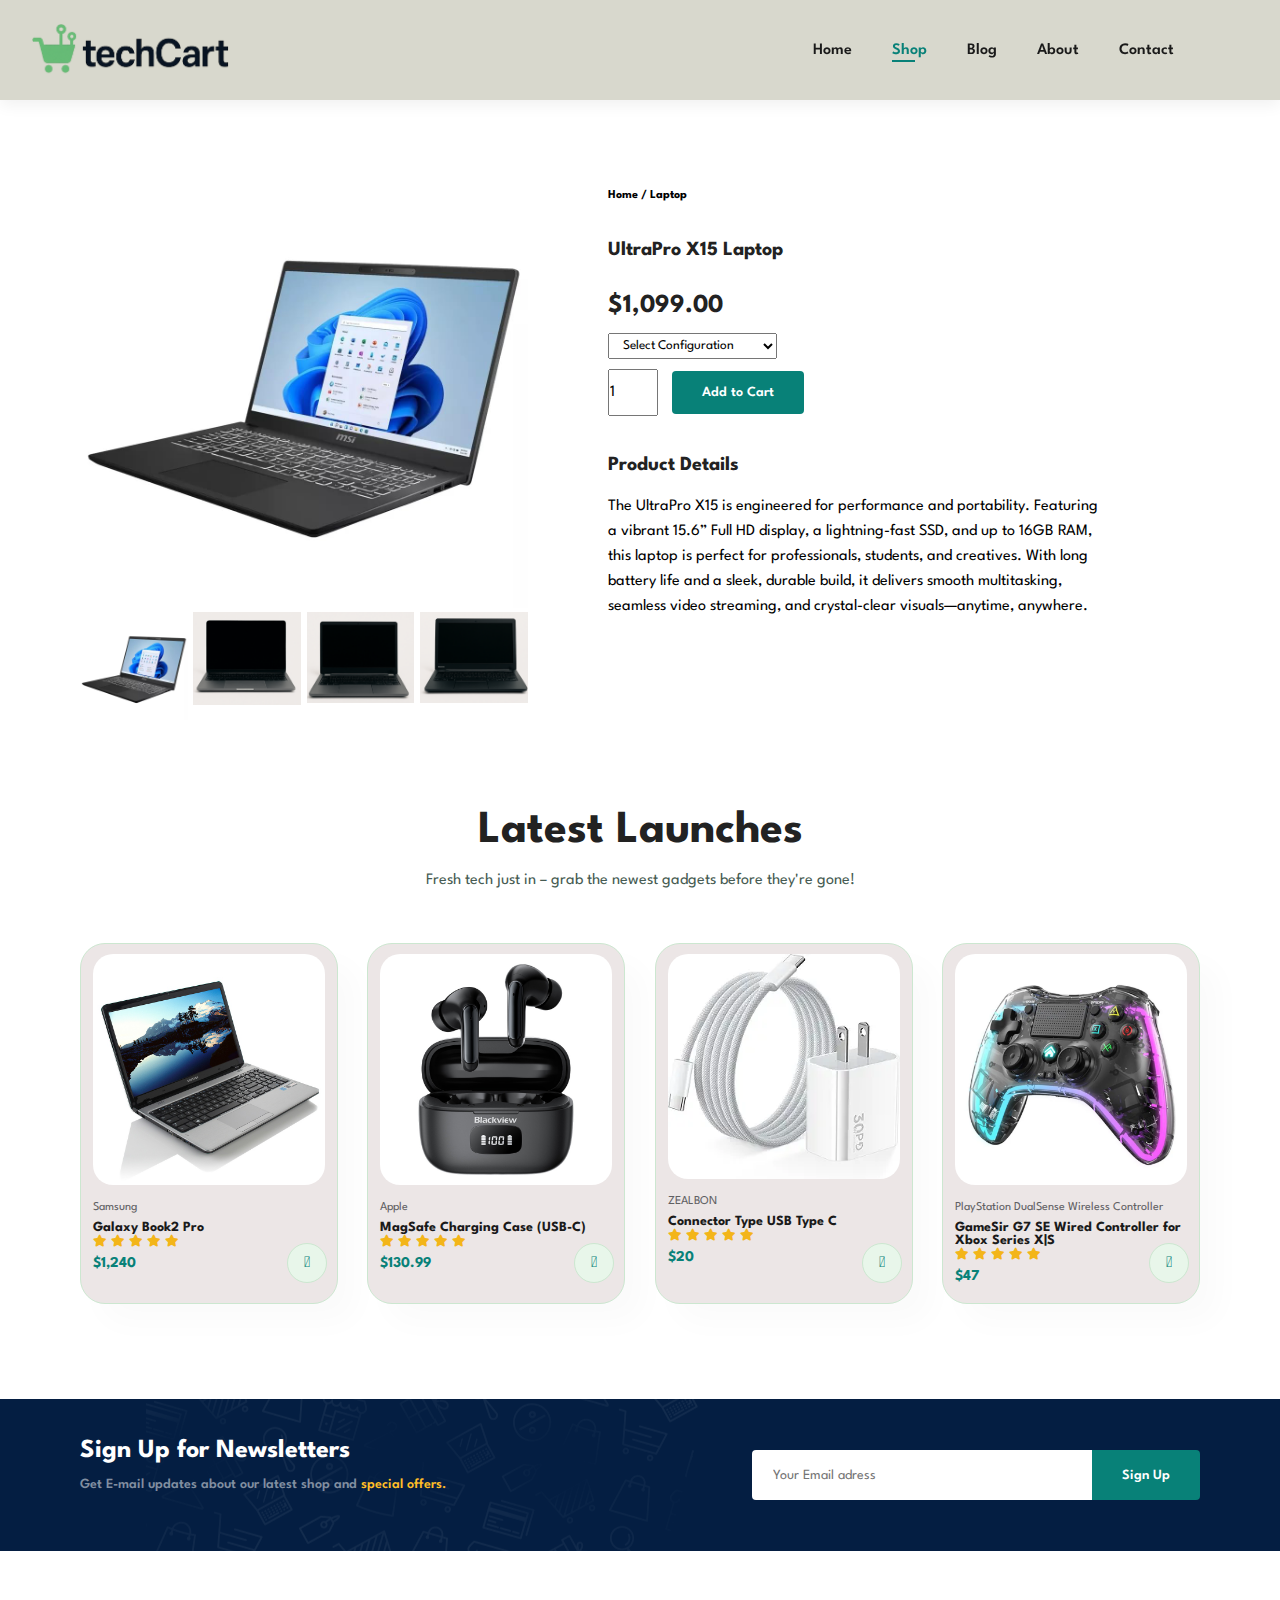
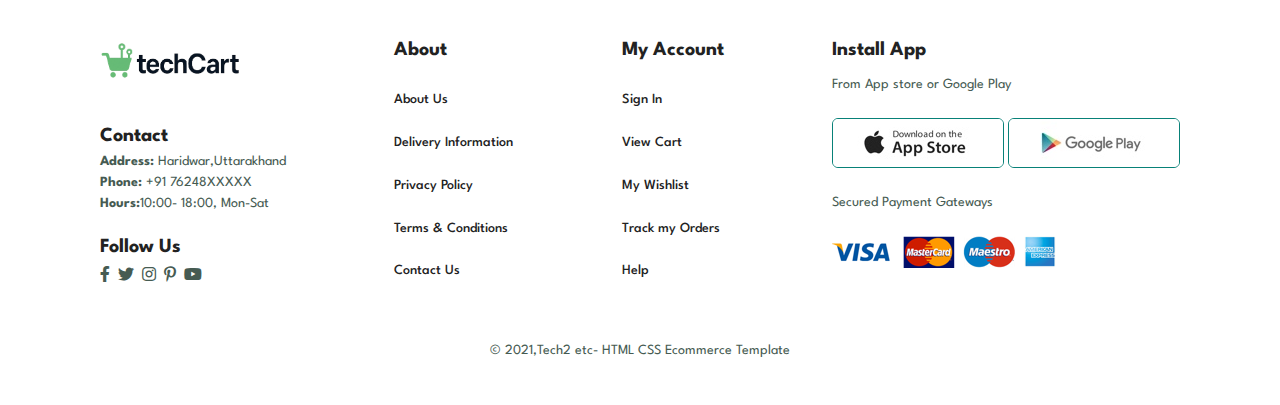
<file: sproduct.html>
<!DOCTYPE html>
<html lang="en">

<head>
    <!-- Character encoding set to UTF-8 -->
    <meta charset="UTF-8">

    <!-- Makes the website responsive on all screen sizes -->
    <meta name="viewport" content="width=device-width, initial-scale=1.0">
    <title>E-commerce website</title>

    <!-- Font Awesome CDN for icons like cart, user, etc. -->
    <link rel="stylesheet" href="https://pro.fontawesome.com/releases/v5.10.0/css/all.css">
    <link rel="stylesheet" href="style.css">
</head>

<body>
    <!-- Header section begins -->
    <section id="header">
        <!-- Logo (clickable link to home) -->
        <a href="#"><img src="image/TechCart.png" class="logo"></a>

        <!-- Navigation menu -->
        <div>
            <!-- Navigation items -->
            <ul id="navbar">
                <li><a href="index.html">Home</a></li>
                <li><a class="active" href="shop.html">Shop</a></li>
                <li><a href="blog.html">Blog</a></li>
                <li><a href="about.html">About</a></li>
                <li><a href="contact.html">Contact</a></li>
                <li id="lg-bag"><a href="cart.html"><i class="far fa-shopping-bag"></i></a></li>
                <a href="#" id="close"><i class="far fa-times"></i></a>
            </ul>
        </div>
        <div id="mobile">
            <a href="cart.html"><i class="far fa-shopping-bag"></i></a>
            <i id="bar" class="fas fa-outdent"></i>
        </div>
    </section>
    
    <section id="prodetails" class="section-p1">
        <div class="single-pro-image">
            <img src="image/products/laptop.jpg" width="100%" id="MainImg" alt="">
            <div class="small-img-group">
                <div class="small-img-col">
                    <img src="image/products/laptop.jpg" width="100%" class="small-img" alt="">
                </div>
                <div class="small-img-col">
                    <img src="image/products/small-images/lp2.png" width="100%" class="small-img" alt="">
                </div>
                <div class="small-img-col">
                    <img   src="image/products/small-images/lp3.png" width="100%" class="small-img" alt="">
                </div>
                <div class="small-img-col">
                    <img src="image/products/small-images/lp4.png" width="100%" class="small-img" alt="">
                </div>
            </div>
        </div>
        <div class="single-pro-details">
            <h6>Home / Laptop</h6>
            <h4>UltraPro X15 Laptop</h4>
            <h2> $1,099.00</h2>
            <select>
                <option> Select Configuration</option>
                <option>8GB RAM / 256GB SSD</option>
                <option>8GB RAM / 512GB SSD</option>
                <option>16GB RAM / 512GB SSD</option>
                <option>16GB RAM / 1TB SSD</option>
            </select>
            <input type="number" value="1">
            <button class="normal">Add to Cart</button>
            <h4>Product Details</h4>
            <span>The UltraPro X15 is engineered for performance and portability. Featuring a vibrant 15.6” Full HD display, 
            a lightning-fast SSD, and up to 16GB RAM, this laptop is perfect for professionals, students, and creatives. With
            long battery life and a sleek, durable build, it delivers smooth multitasking, seamless video streaming, and 
            crystal-clear visuals—anytime, anywhere.</span>
        </div>
    </section>
    <section id="product1" class="section-p1"> 
        <h2>Latest Launches</h2>
        <p>Fresh tech just in – grab the newest gadgets before they're gone!</p>
        <div class="pro-container">
            <div class="pro">
                <img src="image/products/laptop2.jpg">
                <div class="des">
                    <span>Samsung</span>
                    <h5>Galaxy Book2 Pro</h5>
                    <div class="star">
                        <i class="fas fa-star"></i>
                        <i class="fas fa-star"></i>
                        <i class="fas fa-star"></i>
                        <i class="fas fa-star"></i>
                        <i class="fas fa-star"></i>
                    </div>
                    <h4>$1,240</h4>
                </div>
                <a href="#"><i class="fal fa-shopping-cart cart"></i></a>
            </div>
            <div class="pro">
                <img src="image/products/airpods2.webp">
                <div class="des">
                    <span>Apple</span>
                    <h5>MagSafe Charging Case (USB-C)</h5>
                    <div class="star">
                        <i class="fas fa-star"></i>
                        <i class="fas fa-star"></i>
                        <i class="fas fa-star"></i>
                        <i class="fas fa-star"></i>
                        <i class="fas fa-star"></i>
                    </div>
                    <h4>$130.99</h4>
                </div>
                <a href="#"><i class="fal fa-shopping-cart cart"></i></a>
            </div>
            <div class="pro">
                <img src="image/products/charger.webp">
                <div class="des">
                    <span>ZEALBON</span>
                    <h5>Connector Type USB Type C</h5>
                    <div class="star">
                        <i class="fas fa-star"></i>
                        <i class="fas fa-star"></i>
                        <i class="fas fa-star"></i>
                        <i class="fas fa-star"></i>
                        <i class="fas fa-star"></i>
                    </div>
                    <h4>$20</h4>
                </div>
                <a href="#"><i class="fal fa-shopping-cart cart"></i></a>
            </div>
            <div class="pro">
                <img src="image/products/gamingcontroller2.webp">
                <div class="des">
                    <span>PlayStation DualSense Wireless Controller </span>
                    <h5>GameSir G7 SE Wired Controller for Xbox Series X|S</h5>
                    <div class="star">
                        <i class="fas fa-star"></i>
                        <i class="fas fa-star"></i>
                        <i class="fas fa-star"></i>
                        <i class="fas fa-star"></i>
                        <i class="fas fa-star"></i>
                    </div>
                    <h4>$47</h4>
                </div>
                <a href="#"><i class="fal fa-shopping-cart cart"></i></a>
            </div>
        </div>
    </section>

    <section id="newsletter" class="section-p1 section-m1">
        <div class="newstext">
            <h4>Sign Up for Newsletters</h4>
            <p>Get E-mail updates about our latest shop and <span>special offers.</span></p>
        </div>
        <div class="form">
            <input type="text" placeholder="Your Email adress">
            <button class="normal">Sign Up</button>
        </div>
    </section>

    <footer class="section-p1">
        <div class="col">
            <img src="image/TechCart.png" class="logo logo2">
            <h4 style="margin-top:25px ;">Contact</h4>
            <p><strong>Address:</strong> Haridwar,Uttarakhand</p>
            <p><strong>Phone:</strong> +91 76248XXXXX</p>
            <p><strong>Hours:</strong>10:00- 18:00, Mon-Sat </p>
            <div class="follow">
                <h4>Follow Us</h4>
                <div class="icon">
                    <i class="fab fa-facebook-f"></i>
                    <i class="fab fa-twitter"></i>
                    <i class="fab fa-instagram"></i>
                    <i class="fab fa-pinterest-p"></i>
                    <i class="fab fa-youtube"></i>
                </div>
            </div>
        </div>
        <div class="col ">
            <h4>About</h4>
            <a href="#">About Us</a>
            <a href="#">Delivery Information</a>
            <a href="#">Privacy Policy</a>
            <a href="#">Terms & Conditions</a>
            <a href="#">Contact Us</a>
        </div>
        <div class="col">
            <h4>My Account</h4>
            <a href="#">Sign In</a>
            <a href="#">View Cart</a>
            <a href="#">My Wishlist</a>
            <a href="#">Track my Orders</a>
            <a href="#">Help</a>
        </div>

        <div class="col install">
            <h4>Install App</h4>
            <p>From App store or Google Play</p>
            <div class="row">
                <img src="image/pay/app.jpg" alt="">
                <img src="image/pay/play.jpg" alt="">
            </div>
            <p>Secured Payment Gateways</p>
            <img src="image/pay/pay.png" alt="">
        </div>
        <div class="copyright">
            <p>© 2021,Tech2 etc- HTML CSS Ecommerce Template</p>
        </div>
    </footer>

    <script>
        var MainImg =document.getElementById('MainImg');
        var smallimg =document.getElementsByClassName('small-img');
        
        smallimg[0].onclick =function(){
             MainImg.src = smallimg[0].src;
        }
        smallimg[1].onclick =function(){
             MainImg.src = smallimg[1].src;
        }
        smallimg[2].onclick =function(){
             MainImg.src = smallimg[2].src;
        }
        smallimg[3].onclick =function(){
             MainImg.src = smallimg[3].src;
        }
    </script>


    <script src="script.js"></script>
</body>

</html>
</file>
<file: style.css>
/* Import Google Font "Spartan" for styling text */
@import url('https://fonts.googleapis.com/css2?family=Spartan:wght@100;200;300;400;500;600;700;800;900&display=swap');

/* Universal selector - resets default spacing and sets font */
* {
    margin: 0;
    padding: 0;
    box-sizing: border-box;
    font-family: 'Spartan', sans-serif;
}

body {
    width: 100%;
}

h1 {
    font-size: 50px;
    line-height: 64px;
    color: #222;
}

h2 {
    font-size: 46px;
    line-height: 54px;
    color: #222;
}

h4 {
    font-size: 20px;
    color: #222;
}

h6 {
    font-size: 12px;
    font-weight: 700;
}
p{
    font-size: 16px;
    color: #465b52;
    margin: 15px 0 20px 0;
}

.section-p1 {
    padding: 40px 80px;
}

.section-m1 {
    margin: 40px 0px;
}

/* .............Header............... */
#header {
    display: flex;
    /* Makes children (logo and navbar) sit side-by-side */
    align-items: center;
    /* Vertically center items */
    justify-content: space-between;
    /* Space between logo and navbar */
    padding: 0px 30px;
    height: 100px;
    /* Top-bottom 20px, left-right 80px */
    background: #d8d8cd;
    /* box-shadow: offset-x(Horizontal shadow) offset-y( Vertical shadow ) blur-radius spread-radius color*/
    box-shadow: 0 5px 15px rgba(0, 0, 0, 0.06);
    z-index: 999;
    position: sticky;
    top: 0;
    left: 0;
}

.logo {
    width: 200px;
    /* adjust as needed, try 80px or 120px if needed */
    height: auto;
    margin-right: 10px;
    /*spacing between logo and text if needed */
    vertical-align: middle;
}



/* navbar */
#navbar {
    display: flex;
    /* Aligns list items horizontally */
    align-items: center;
    justify-content: center;
}

#navbar li {
    list-style: none;
    /* Removes bullets from list */
    padding: 0 20px;
    /* Left and right spacing between menu items */
    position: relative;
}

#navbar li a {
    text-decoration: none;
    /* Removes underline from links */
    font-size: 16px;
    font-weight: 600;
    color: #1a1a1a;
    transition: 0.3s ease;
    /* Smooth transition on hover */
}

/* Hover effect and active link styling */
#navbar li a:hover,
#navbar li a.active {
    color: #088178;
}

/* Underline effect for active link */
#navbar li a.active::after,
#navbar li a:hover::after {
    content: "";
    /* Adds a decorative underline */
    width: 30%;
    height: 2px;
    background: #088178;
    position: absolute;
    bottom: -4px;
    left: 20px;
}

#mobile {
    display: none;
    align-items: center;
}

#close {
    display: none;
}

/* Home Page */

#hero {
    background-image: url('image/bgg.png');
    /* replace with your image */
    background-size: cover;
    /* makes the image cover the section */
    background-position: top 25% left;
    height: 90vh;
    /* full viewport height (optional) */
    display: flex;
    align-items: flex-start;
    flex-direction: column;
    justify-content: center;
    color: #000;
    /* text color */
    padding: 0px 80px;
}

#hero h4 {
    padding-bottom: 10px;
}

#hero button {
    background-image: url('image/button.png');
    background-color: transparent;
    color: #088178;
    border: 0;
    padding: 14px 80px 14px 65px;
    background-repeat: no-repeat;
    cursor: pointer;
    font-weight: 700;
    font-size: 15px;
}

#feature .fe-box {
    width: 180px;
    text-align: center;
    padding: 25px 15px;
    box-shadow: 20px 20px 34px rgba(0, 0, 0, 0.03);
    border: 1px solid #cce7d0;
    border-radius: 4px;
    margin: 15px 0;
}

#feature .fe-box:hover {
    box-shadow: 20px 20px 34px rgba(70, 62, 221, 0.1);
}

#feature .fe-box h6 {
    display: inline-block;
    padding: 9px 8px;
    line-height: 1;
    border-radius: 4px;
    color: #088178;
    background-color: #fddde4;
}

#feature .fe-box img {
    width: 100%;
    margin-bottom: 10px;
}

#feature {
    display: flex;
    align-items: center;
    justify-content: space-between;
    flex-wrap: wrap;
}

#product1 {
    text-align: center;
}

#product1 .pro-container {
    display: flex;
    justify-content: space-between;
    padding-top: 20px;
    flex-wrap: wrap;
}

#product1 .pro {
    width: 23%;
    min-width: 250px;
    padding: 10px 12px;
    border: 1px solid #cce7d0;
    background-color: rgb(236, 230, 230);
    border-radius: 25px;
    cursor: pointer;
    box-shadow: 20px 20px 30px rgba(0, 0, 0, 0.02);
    margin: 15px 0px;
    transition: 0.2s ease;
    position: relative;
}

#product1 .pro img {
    width: 100%;
    border-radius: 20px;
}

#product1 .pro:hover {
    box-shadow: 20px 20px 30px rgba(0, 0, 0, 1);
}

#product1 .pro .des {
    text-align: start;
    padding: 10px 0;
}

#product1 .pro .des span {
    color: #606063;
    font-size: 12px;
}

#product1 .pro .des h5 {
    padding-top: 7px;
    color: #1a1a1a;
    font-size: 14px;
}

#product1 .pro .des i {
    font-size: 12px;
    color: rgb(243, 181, 25);
}

#product1 .pro .des h4 {
    padding-top: 7px;
    font-size: 15px;
    font-weight: 700;
    color: #088178;
}

#product1 .pro .cart {
    width: 40px;
    height: 40px;
    line-height: 40px;
    font-weight: 500;
    color: #088178;
    border-radius: 50px;
    background-color: #e8f6ea;
    border: 1px solid #cce7d0;
    position: absolute;
    bottom: 20px;
    right: 10px;

}

#banner {
    width: 100%;
    height: 50vh;
    background-image: url('image/banners/banner1.png');
    background-repeat: no-repeat;
    background-size: cover;
    background-position: 0cqi;

    display: flex;
    flex-direction: column;
    justify-content: center;
    /* Align text to left */
    align-items: center;
    text-align: center;
}

#banner h4 {
    color: #fff;
    font-size: 16px;
}

#banner h2 {
    color: #fff;
    font-size: 30px;
    padding: 10px 0;
}

#banner h2 span {
    color: #ef3636;
}

#banner button:hover {
    background: #088178;
    color: #fff;
}

button.normal {
    font-size: 14px;
    font-weight: 600;
    padding: 15px 30px;
    color: #000;
    background-color: #fff;
    border-radius: 4px;
    cursor: pointer;
    outline: none;
    border: none;
    transition: 0.2s;
}

#sm-banner {
    display: flex;
    /* justify-content:space-between; */
    flex-wrap: wrap;
    margin: 20px 30px 20px 85px;
    gap: 60px;

}

#sm-banner .banner-box {
    display: flex;
    flex-direction: column;
    justify-content: center;
    align-items: flex-start;
    background-image: url('image/banners/banner2.png');
    background-size: cover;
    background-position: center;
    min-width: 550px;
    height: 55vh;
    padding: 30px;
}

#sm-banner .banner-box2 {
    background-image: url('image/banners/banner3.png');
    background-size: cover;
    width: 550px;
}

#sm-banner h4 {
    color: #fff;
    font-size: 20px;
    font-weight: 300
}

#sm-banner h2 {
    color: #fff;
    font-size: 28px;
    font-weight: 800;
}

#sm-banner span {
    color: #fff;
    font-size: 14px;
    font-weight: 500;
    padding-bottom: 15px;
}

button.white {
    font-size: 13px;
    font-weight: 600;
    padding: 11px 18px;
    color: #fff;
    background-color: transparent;
    cursor: pointer;
    border: 1px solid;
    outline: none;
    transition: 0.2s;
}

#sm-banner .banner-box:hover button {
    background: #39d9f2;
    border: 1px solid #39d9f2;
}

#banner3 .banner-box {
    display: flex;
    flex-direction: column;
    justify-content: center;
    align-items: flex-start;
    background-image: url('image/banners/banner4.png');

    background-size: cover;
    background-position: center;
    min-width: 30px;
    height: 30vh;
    padding: 10px;
    margin-bottom: 20px;
}

#banner3 h2 {
    font-weight: 900;
    font-size: 22px;
    color: #fff;
}

#banner3 h3 {
    padding-bottom: 15px;
    font-weight: 900;
    font-size: 20px;
    color: black;
}

#banner3 {
    display: flex;
    /* justify-content: space-between; */
    flex-wrap: wrap;
    padding: 0 70px;
    margin-left: 50px;
    gap: 35px;
}

#banner3 .banner-box2 {
    background-image: url('image/banners/banner5.png');
}

#banner3 .banner-box3 {

    background-image: url('image/banners/banner6.jpg');
}


#newsletter {
    display: flex;
    justify-content: space-between;
    flex-wrap: wrap;
    align-items: center;
    background-image: url('image/banners/banner7.jpg');
    background-repeat: no-repeat;
    background-position: 20% 30%;
    background-color: #041e42;
}

#newsletter h4 {
    font-size: 26px;
    font-weight: 700;
    color: #fff;
}

#newsletter p {
    font-size: 14px;
    font-weight: 600;
    color: #818ea0;
}

#newsletter p span {
    color: #ffbd27;
}

#newsletter input {
    height: 3.125rem;
    padding: 0 1.25rem;
    font-size: 14px;
    width: 100%;
    border: 1px solid transparent;
    border-radius: 4px;
    outline: none;
    border-top-right-radius: 0;
    border-bottom-right-radius: 0;
}

#newsletter button {
    background-color: #088178;
    color: #fff;
    white-space: nowrap;
    border-top-left-radius: 0;
    border-bottom-left-radius: 0;
}

#newsletter .form {
    display: flex;
    width: 40%;
}

footer {
    display: flex;
    flex-wrap: wrap;
    justify-content: space-between;
}

footer .col {
    display: flex;
    flex-direction: column;
    align-items: flex-start;
    justify-content: space-between;
    margin-bottom: 20px;
    padding: 10px 20px;
}

footer h4 {
    font-size: 20px;
    /* padding-bottom: 20px; */
    margin-bottom: 10px;
}

footer p {
    font-size: 14px;
    margin: 0 0 8px 0;
}

footer .logo2 {
    /* margin-bottom: 30px;
    margin-left: 10px; */
    width: 140px;
    /* or 120px depending on look */
    margin-bottom: 20px;
}

footer a {
    font-size: 14px;
    font-weight: 500;
    color: #222;
    text-decoration: none;
    margin-bottom: 6px;
}

footer .follow {
    margin-top: 20px;
}

footer .follow i {
    color: #465b52;
    padding-right: 4px;
    cursor: pointer;
}

footer .install .row img {
    border: 1px solid #088178;
    border-radius: 6px;
}

footer .install img {
    margin: 10px 0 15px 0;
}

footer .follow i:hover,
footer a:hover {
    color: #088178;
}

footer .copyright {
    width: 100%;
    text-align: center;
    margin-top: 30px;
}


/* SHOP.HTML */
#page-header {
    background-image: url('image/banners/banner8.jpg');
    width: 100%;
    height: 40vh;
    background-size: cover;
    display: flex;
    justify-content: center;
    text-align: center;
    flex-direction: column;
    padding: 14px;
}

#page-header h2,
#page-header p {
    color: #fff;
}

#pagination {
    text-align: center;
}

#pagination a {
    text-decoration: none;
    background-color: #088178;
    padding: 15px 20px;
    border-radius: 4px;
    color: #fff;
    font-weight: 600;
}

#pagination a i {
    font-size: 16px;
    font-weight: 600;
}

/* Single Product */
#prodetails {
    display: flex;
    margin-top: 20px;
}

#prodetails .single-pro-details {
    padding: 30px;
    width: 50%;
}

#prodetails .single-pro-image {
    width: 40%;
    margin-right: 50px;
}

.small-img-group {
    display: flex;
    justify-content: space-between;
}

.small-img-col {
    flex-basis: 24%;
    cursor: pointer;
}

#prodetails .single-pro-details h4 {
    padding: 40px 0 20px 0;
}

#prodetails .single-pro-details h2 {
    font-size: 26px;
}

#prodetails .single-pro-details select {
    display: block;
    padding: 5px 10px;
    margin-bottom: 10px;
}

#prodetails .single-pro-details input {
    width: 50px;
    height: 47px;
    font-size: 16px;
    margin-right: 10px;
}

#prodetails .single-pro-details input:focus {
    outline: none;
}

#prodetails .single-pro-details button {
    background: #088178;
    color: #fff;
}

#prodetails .single-pro-details span {
    line-height: 25px;
}

#page-header.blog-header {
    background-image: url('image/banners/banner9.jpg');
}
#blog{
    padding: 150px 150px 0 150px;
}
#blog .blog-box{
    display: flex;
    align-items: center;
    width: 100%;
    padding-bottom:90px;
}
#blog .blog-img{
    width: 50%;
    margin-right: 40px;
}
#blog img{
    width: 100%;
    height: 300px;
    object-fit: cover;
}
#blog .blog-details{
    width: 50%;
    
}
#blog .blog-details a{
    text-decoration: none;
    font-size: 11px;
    color: #000;
    font-weight: 700;
    position: relative;
    transition: 0.3s;
}
#blog .blog-details a::after{
    content: "";
    width: 50px;
    height: 1px;
    background-color: #000;
    position: absolute;
    top:4px;
    right: -60px;
}
#blog .blog-details a:hover{
    color: #088178;
}
#blog .blog-details a:hover::after{
    background-color: #088178;
}
#blog .blog-img:hover{
    box-shadow: 10px 10px 30px 10px rgb(230, 222, 162);
}

/* About Page */
#page-header.about-header{
    background-image: url('image/about/banner.png');
}
#about-head {
    display: flex;
    align-items: center;
}
#about-head img{
    width: 50%;
    height: auto;
}
#about-head div{
    padding-left: 40px;
}
#about-app{
    text-align: center;
}
#about-app .video{
    width: 70%;
    height: 100%;
    margin: 30px auto 0 auto;
}
#about-app .video video{
    width: 100%;
    height: 100%;
    border-radius: 20px;
}

/* contact page */

#contact-details {
    display: flex;
    align-items: center;
    justify-content: space-between;
}
#contact-details .details{
    width: 40%;
}
#contact-details .details h2{
    font-size: 26px;
    line-height: 35px;
    padding: 20px 0;
}
#contact-details .details h3{
    font-size: 16px;
    padding-bottom: 15px;
}
#contact-details .details li{
    list-style:none;
    display: flex;
    padding: 10px 0;
}
#contact-details .details li i{
    font-size: 14px;
    padding-right: 22px;
}
#contact-details .details li p{
    margin: 0;
    font-size: 14px;
}
#contact-details .map{
    width: 55%;
    height: 400px;
}
#contact-details .map iframe {
    width: 100%;
    height: 100%;
}
#form-details {
    display: flex;
    justify-content: space-between;
    margin: 30px;
    padding: 80px;
    border: 1px solid #e1e1e1;
}
#form-details form{
    width: 65%;
    display: flex;
    flex-direction: column;
    align-items: flex-start;
}
#form-details form span{
    font-size: 12px;
}
#form-details form h2{
    font-size: 26px;
    line-height: 35px;
    padding: 20px 0;
}
#form-details form input,
#form-details form textarea{
    width: 100%;
    padding: 12px 15px;
    outline: none;
    margin-bottom: 20px;
    border: 1px solid #e1e1e1;
}
#form-details form button{
    background-color: #088178;
    color: #fff;
}
#form-details .people div {
    padding-bottom: 25px;
    display: flex;
    align-items: flex-start;
}
#form-details .people div img{
    width: 65px;
    height: 65px;
    object-fit: cover;
    margin-right: 15px;
}
#form-details .people div p{
    margin: 0;
    font-size: 13px;
    line-height: 25px;
}
#form-details .people div p span{
    display: block;
    font-size: 16px;
    font-weight: 600;
    color: #000;
}

/* Cart page */
#cart{
    overflow-x: auto;
}
#cart table{
    width: 100%;
    border-collapse: collapse;
    table-layout: fixed;
    white-space: nowrap;
}

#cart table img{
    width: 70px;
}
#cart table td:nth-child(1){
    width: 100px;
    text-align: center;
}
#cart table td:nth-child(2){
    width: 150px;
    text-align: center;
}
#cart table td:nth-child(3){
    width: 250px;
    text-align: center;
}
#cart table td:nth-child(4)
,#cart table td:nth-child(5)
,#cart table td:nth-child(6){
    width: 150px;
    text-align: center;
}
#cart table td:nth-child(5) input{
    width: 70px;
    padding: 10px 5px 10px 15px;
}
#cart table thead{
    border: 2px solid #e2e9e1;
    border-left: none;
    border-right: none;
}
#cart table thead td{
    font-weight: 700;
    text-transform: uppercase;
    font-size: 13px;
    padding: 18px 0;
}
#cart table tbody tr td{
    padding-top: 15px;
}
#cart table thead td{
    font-size: 13px;
} 
#cart-add{
    display: flex;
    flex-wrap: wrap;
    justify-content: space-between;
}
#coupon{
    width: 50%;
    margin-bottom: 30px;
}
#coupon h3 {
    padding-bottom: 10px;
}
#coupon input{
    padding-bottom: 10px 20px;
    outline: none;
    width: 60%;
    margin-right: 10px;
    border: 1px solid #e2e9e1;
}
#coupon button{
    color: #fff;
    background-color: #088178;
    padding: 12px 20px;
}
#subtotal{
    width: 50%;
    margin-bottom: 30px;
    border: 1px solid #e2e9e1;
    padding: 30px;
}
#subtotal table{
    border-collapse: collapse;
    width: 100%;
    margin-bottom: 20px;
}
#subtotal table td{
    width: 50%;
    border: 1px solid #e2e9e1;
    padding: 10px;
    font-size: 13px;
}
#subtotal h3{
    padding-bottom: 15px;
}
#subtotal button{
    color: #fff;
    background-color: #088178;
    padding: 12px 20px;
}

@media (max-width:799px) {
    .section-p1 {
        padding: 40px 40px;
    }

    #navbar {
        display: flex;
        align-items: flex-start;
        justify-content: flex-start;
        flex-direction: column;
        position: fixed;
        top: 0;
        right: -300px;
        height: 100vh;
        width: 300px;
        background-color: #bbbb95;
        box-shadow: 0 40px 60px rgba(0, 0, 0, 0.01);
        padding: 80px 0 0 10px;
        transition: 0.3s;
    }

    #navbar.active {
        right: 0px;
    }

    #navbar li {
        margin-bottom: 25px;
    }

    #mobile {
        display: flex;
        align-items: center;
    }

    #mobile i {
        color: #1a1a1a;
        font-size: 24px;
        padding-left: 20px;
    }

    #close {
        display: initial;
        position: absolute;
        top: 30px;
        left: 30px;
        color: #222;
        font-size: 24px;
    }

    #lg-bag {
        display: none;
    }

    #hero {
        height: 70vh;
        padding: 0px 80px;
        background-position: top 30% right 30%;
    }

    #feature {
        justify-content: center;
    }

    #feature .fe-box {
        margin: 15px 15px;
    }

    #product1 .pro-container {
        justify-content: center;
    }

    #product1 .pro {
        margin: 15px;
    }

    #banner {
        height: 20vh;
    }

    #sm-banner .banner-box {
        min-width: 100%;
        height: 30vh;
    }

    #banner3 {
        padding: 0 40px;
    }

    #banner3 .banner-box {
        width: 28%;
    }

    #newsletter .form {
        width: 70%;
    }
    /* contact page */
    #form-details{
        padding: 40px;
    }
    #form-details form{
        width: 50%;
    }
}

@media (max-width:477px) {
    .section-p1 {
        padding: 20px;
    }

    #header {
        padding: 10px 30px;
    }

    h1 {
        font-size: 38px;
    }

    h2 {
        font-size: 32px;
    }

    #hero {
        padding: 0px 20px;
        background-position: 55%;
    }

    #feature {
        justify-content: space-between;
    }

    #feature .fe-box {
        width: 155px;
        margin: 0 0 15px 0;
    }

    #product1 .pro {
        width: 100%;
    }

    #banner {
        height: 40vh;
    }

    #sm-banner .banner-box {
        height: 40vh;
    }

    #sm-banner .banner-box2 {
        margin-top: 20px;
    }

    #banner3 {
        padding: 0 40px;
    }

    #banner3 .banner-box {
        width: 100%;
    }

    #newsletter {
        padding: 40px 20px;
    }

    #newsletter .form {
        width: 100%;
    }

    footer .copyright {
        text-align: start;
    }

    /* single product */
    #prodetails {
        display: flex;
        flex-direction: column;
    }

    #prodetails .single-pro-image {
        width: 100%;
        margin-right: 0px;
    }

    #prodetails .single-pro-details {
        width: 100%;
    }
    /* Blog Page */
    #blog{
        padding: 100px 20px 0 20px;
    }
    #blog .blog-box{
        display: flex;
        flex-direction: column;
        align-items: flex-start;
    }
    #blog .blog-img{
        width: 100%;
        margin-right: 0;
        margin-bottom: 30px;
    }
    #blog .blog-details{
        width: 100%;
    }
    /* About Page */
    #about-head{
        flex-direction: column;
    }
    #about-head img{
        width:100%;
        margin-bottom: 20px;
    }
    #about-head div{
        padding-left: 0px;
    }
    #about-app .video{
        width: 100%;
    }
    /* contact page */
    #contact-details {
        flex-direction: column;
    }
    #contact-details .details{
        width: 100%;
        margin-bottom: 30px;
    }
    #contact-details .map{
        width: 100%;
    }
    #form-details{
        margin: 10px;
        padding: 30px 10px;
        flex-wrap: wrap;
    }
    #form-details form{
        width: 100%;
        margin-bottom: 30px;
    }
    
    /* cart page */
    #cart-add{
        flex-direction: column;
    }
    #coupon{
        width: 100%;
    }
    #subtotal{
        width: 100%;
        padding: 20px;
    }
}
</file>
